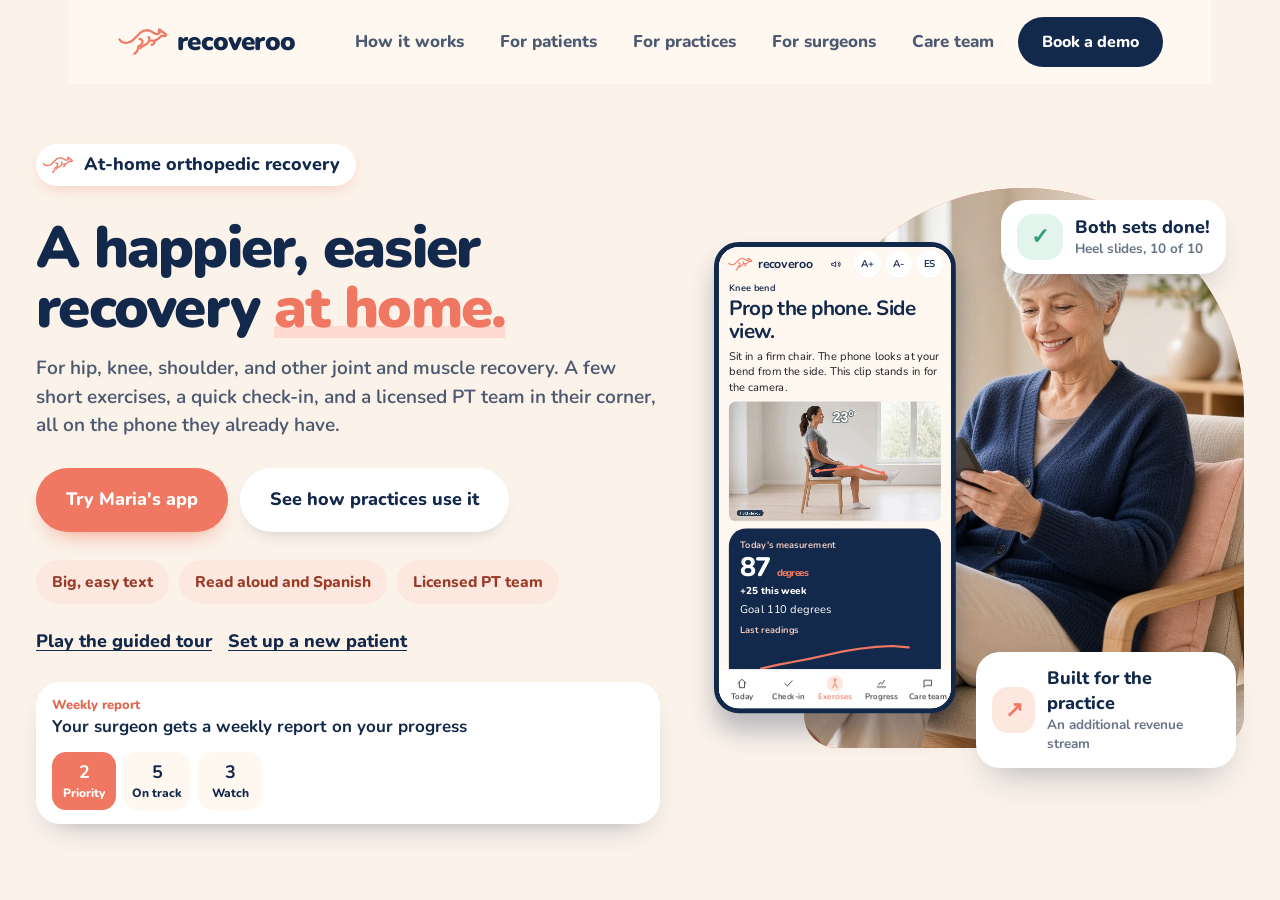
<file: index.html>
<!doctype html>
<html lang="en">
  <head>
    <meta charset="UTF-8">
    <link rel="icon" href="./favicon.ico?v=4" sizes="any">
    <link rel="icon" type="image/svg+xml" href="./favicon.svg?v=4">
    <link rel="icon" type="image/png" sizes="32x32" href="./favicon-32.png?v=4">
    <link rel="icon" type="image/png" sizes="16x16" href="./favicon-16.png?v=4">
    <link rel="apple-touch-icon" href="./apple-touch-icon.png?v=4">
    <link rel="manifest" href="./site.webmanifest?v=4">
    <link rel="preconnect" href="https://fonts.googleapis.com">
    <link rel="preconnect" href="https://fonts.gstatic.com" crossorigin>
    <link href="https://fonts.googleapis.com/css2?family=Nunito:wght@600;700;800;900&display=swap" rel="stylesheet">
    <meta name="viewport" content="width=device-width, initial-scale=1, viewport-fit=cover">
    <meta name="theme-color" content="#FBF3EA">
    <meta name="description" content="Recoveroo demo. At-home recovery on your phone. Your care team reviews your progress. Fictional sample.">
    <title>Recoveroo</title>
    <link rel="stylesheet" href="./css/app.css">
  </head>
  <body>
    <div class="page">
      <header class="landing-bar" id="landing-bar" hidden></header>
      <div class="stage">
        <div class="landing-copy" id="landing-copy" hidden></div>
        <aside class="aside">
          <img src="./logo.svg" width="90" height="48" alt="">
          <h2 id="aside-title">Recoveroo</h2>
          <p id="aside-copy">At-home recovery on the phone they already have. For hip, knee, shoulder, and other joint and muscle recovery.</p>
        </aside>
        <div class="device" id="device">
          <div id="app" class="app"></div>
        </div>
        <div class="warm-art" id="warm-art" hidden>
          <div class="warm-blob"><img src="./assets/hero-home.jpg" alt=""></div>
          <div class="warm-phone">
            <div class="device">
              <iframe title="Knee bend check" data-src="./index.html?frame=1#/bend" allow="autoplay"></iframe>
            </div>
          </div>
          <div class="bubble bubble-done" id="bubble-done"><i>✓</i><div>Both sets done!<small>Heel slides, 10 of 10</small></div></div>
          <div class="bubble bubble-rev" id="bubble-rev"><i>↗</i><div>Built for the practice<small>An additional revenue stream</small></div></div>
        </div>
      </div>
    </div>
    <script type="module" src="./js/main.js"></script>
  </body>
</html>
</file>
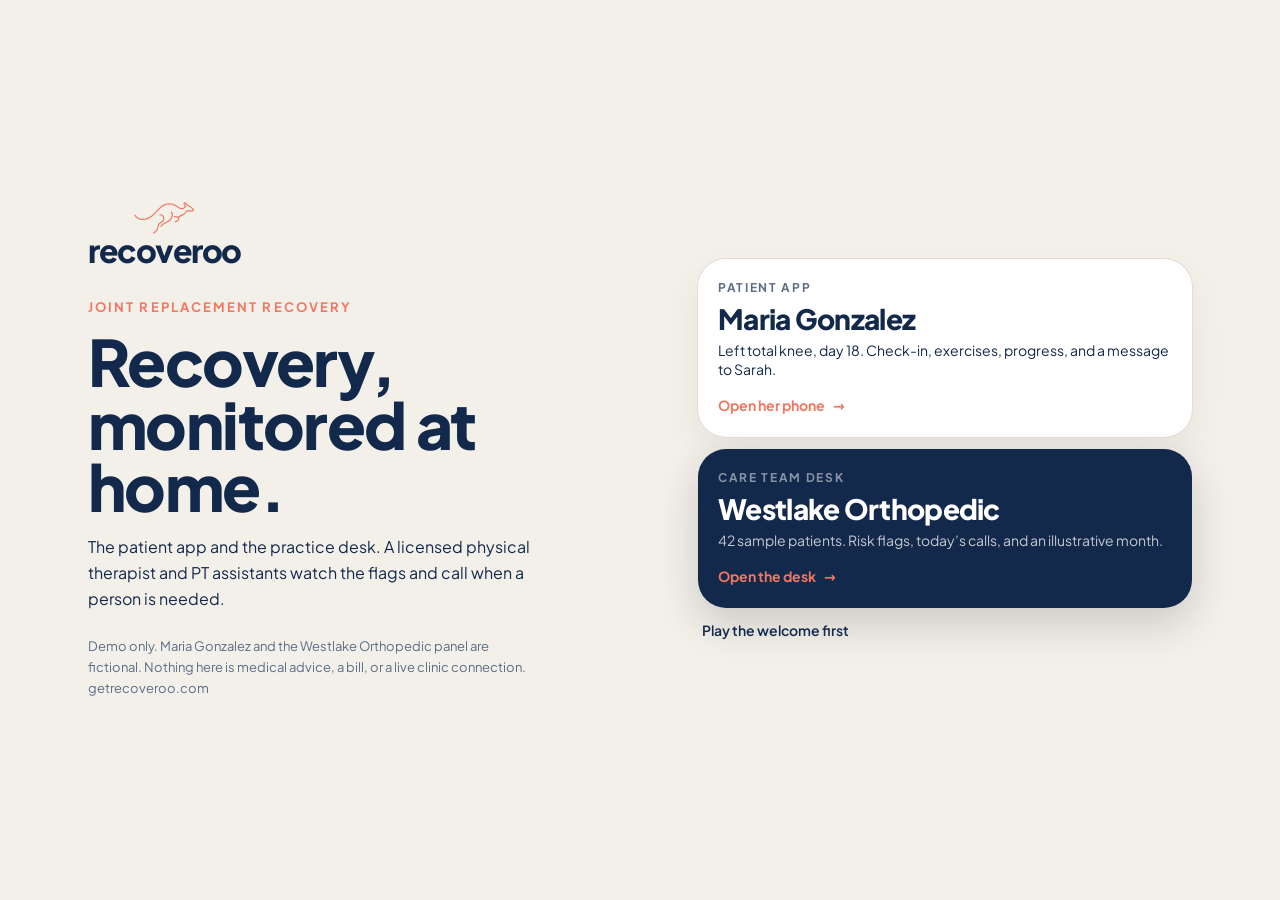
<file: old-files/prototype-before-nov21/index.html>
<!doctype html>
<html lang="en">
  <head>
    <meta charset="UTF-8" />
    <link rel="icon" type="image/svg+xml" href="./favicon.svg?v=3" />
    <meta name="viewport" content="width=device-width, initial-scale=1, viewport-fit=cover" />
    <meta name="theme-color" content="#F3F0EA" />
    <meta name="apple-mobile-web-app-capable" content="yes" />
    <meta name="apple-mobile-web-app-status-bar-style" content="default" />
    <meta name="description" content="Recoveroo demo. At-home recovery monitoring for knee and hip replacement, with a patient app and a care team desk. Fictional data. getrecoveroo.com" />
    <title>Recoveroo</title>
    <script type="module" crossorigin src="./assets/index-B9_gjGdt.js"></script>
    <link rel="stylesheet" crossorigin href="./assets/index-CQrsEYfo.css">
  </head>
  <body>
    <div id="root"></div>
  </body>
</html>
</file>
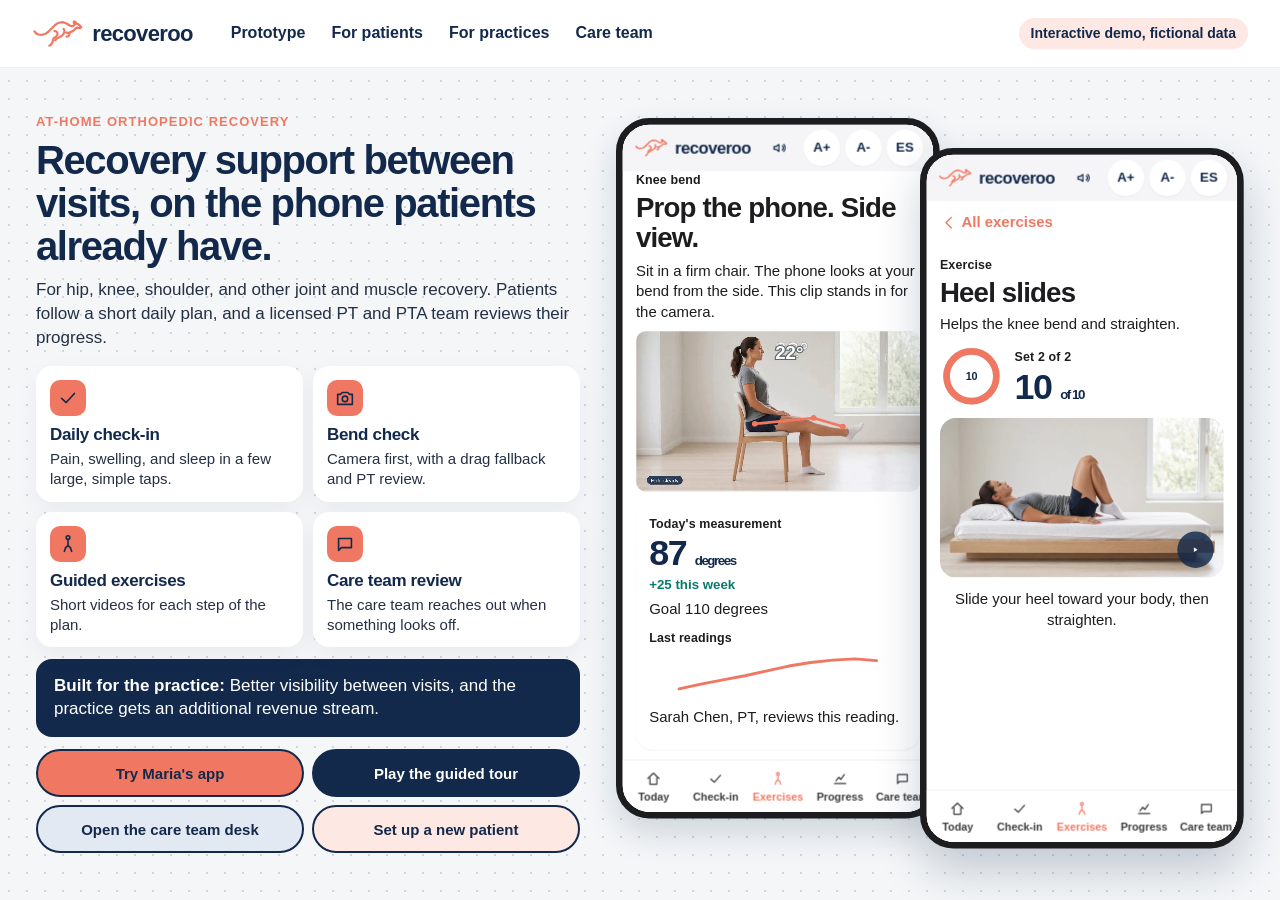
<file: old-files/prototype-before-warm/index.html>
<!doctype html>
<html lang="en">
  <head>
    <meta charset="UTF-8">
    <link rel="icon" href="./favicon.ico?v=3" sizes="any">
    <link rel="icon" type="image/svg+xml" href="./favicon.svg?v=3">
    <link rel="icon" type="image/png" sizes="32x32" href="./favicon-32.png?v=3">
    <link rel="icon" type="image/png" sizes="16x16" href="./favicon-16.png?v=3">
    <link rel="apple-touch-icon" href="./apple-touch-icon.png?v=3">
    <link rel="manifest" href="./site.webmanifest?v=3">
    <meta name="viewport" content="width=device-width, initial-scale=1, viewport-fit=cover">
    <meta name="theme-color" content="#F5F5F7">
    <meta name="description" content="Recoveroo demo. At-home recovery on your phone. Your care team reviews your progress. Fictional sample.">
    <title>Recoveroo</title>
    <link rel="stylesheet" href="./css/app.css">
  </head>
  <body>
    <div class="page">
      <header class="landing-bar" id="landing-bar" hidden></header>
      <div class="stage">
        <div class="landing-copy" id="landing-copy" hidden></div>
        <aside class="aside">
          <img src="./logo.svg" width="90" height="48" alt="">
          <h2 id="aside-title">Recoveroo</h2>
          <p id="aside-copy">At-home recovery on the phone they already have. For hip, knee, shoulder, and other joint and muscle recovery.</p>
        </aside>
        <div class="device" id="device">
          <div id="app" class="app"></div>
        </div>
        <div class="hero-phones" id="hero-phones" hidden>
          <div class="hero-phone is-bend">
            <div class="device">
              <iframe title="Knee bend check" data-src="./index.html?frame=1#/bend" allow="autoplay"></iframe>
            </div>
          </div>
          <div class="hero-phone is-move">
            <div class="device">
              <iframe title="Guided exercise" data-src="./index.html?frame=1#/exercise/heel-slides" allow="autoplay"></iframe>
            </div>
          </div>
        </div>
      </div>
    </div>
    <script type="module" src="./js/main.js"></script>
  </body>
</html>
</file>
<file: css/app.css>
:root {
  --navy: #13294b;
  --ink: #1d1d1f;
  --blue: #f07862;
  --accent: #f07862;
  --teal: #087a6a;
  --teal-bright: #5eead4;
  --amber: #c2410c;
  --amber-bright: #ffb020;
  --red: #b42318;
  --bg: #fff8f1;
  --card: #ffffff;
  --cream: #fbf3ea;
  --blush: #fde8e0;
  --ink-soft: #4e5a70;
  --line: rgba(19, 41, 75, 0.08);
  --text: 18px;
  color-scheme: light;
}

* { box-sizing: border-box; }
html, body { margin: 0; height: 100%; }
h1:focus { outline: none; }
body {
  font-family: Nunito, -apple-system, BlinkMacSystemFont, "Segoe UI", sans-serif;
  color: var(--navy);
  background: var(--cream);
  font-size: var(--text);
  line-height: 1.4;
  -webkit-font-smoothing: antialiased;
}
button, input, textarea { font: inherit; color: inherit; }
button { cursor: pointer; }
img { display: block; }
h1, h2, p { overflow-wrap: anywhere; }
h1 {
  font-size: calc(var(--text) * 1.85);
  font-weight: 700;
  line-height: 1.12;
  letter-spacing: -0.03em;
  margin: 0 0 8px;
}
h2 {
  font-size: calc(var(--text) * 1.15);
  font-weight: 700;
  line-height: 1.25;
  letter-spacing: -0.02em;
  margin: 22px 4px 8px;
}
p { margin: 0 0 10px; }

.page { height: 100dvh; }
.stage { display: contents; }
.aside { display: none; }
.device { height: 100%; background: var(--bg); }
.app { height: 100%; min-height: 0; }
.screen {
  height: 100%;
  min-height: 0;
  display: flex;
  flex-direction: column;
  background: var(--bg);
  overflow: hidden;
  position: relative;
}
.scroll { flex: 1; min-height: 0; overflow: auto; padding: 0 16px 40px; }

.tools {
  display: flex;
  flex-wrap: nowrap;
  gap: 8px;
  align-items: center;
  justify-content: space-between;
  padding: 6px 12px 6px 14px;
  background: transparent;
}
.brand, .tool, .btn, .choice, .task, .back, .chip, .text-link, .info-row, .patient {
  min-height: 48px;
}
.brand {
  display: inline-flex;
  flex-direction: row;
  align-items: center;
  gap: 8px;
  min-height: 44px;
  border: 0;
  background: transparent;
  padding: 0;
  color: var(--navy);
}
.brand img { width: auto; height: 22px; background: transparent; }
.brand span {
  font-size: 20px;
  font-weight: 700;
  letter-spacing: -0.03em;
  line-height: 1;
  text-transform: lowercase;
}
.tool-row, .demo-row, .split, .filters { display: flex; flex-wrap: wrap; gap: 8px; }
.tool-row { flex-wrap: nowrap; gap: 6px; }
.tool, .chip {
  display: inline-flex;
  align-items: center;
  justify-content: center;
  gap: 4px;
  min-width: 44px;
  min-height: 44px;
  padding: 6px 10px;
  border-radius: 980px;
  border: 0;
  background: #fff;
  color: var(--navy);
  font-weight: 650;
  font-size: 16px;
  box-shadow: 0 1px 2px rgba(0, 0, 0, 0.06);
}
.tool[data-action="speak"] { background: transparent; color: var(--navy); box-shadow: none; }
.chip[aria-pressed="true"] { background: var(--navy); color: #fff; }
.dock-primary {
  padding: 8px 16px 10px;
  background: #fff8f1;
}
.scroll-cue {
  display: flex;
  align-items: center;
  justify-content: center;
  gap: 8px;
  width: 100%;
  min-height: 52px;
  margin: 0;
  border: 0;
  border-radius: 0;
  background: #fff;
  color: var(--navy);
  font-weight: 700;
}
.scroll-cue[hidden] { display: none; }
.dock-primary:has(.scroll-cue) {
  padding: 0;
  background: #fff;
  border-top: 1px solid var(--line);
}
.feel-block { margin: 4px 0 8px; }
.feel-block .choice { min-height: 52px; }
.nav {
  display: grid;
  grid-template-columns: repeat(5, 1fr);
  background: rgba(255, 255, 255, 0.94);
  backdrop-filter: blur(18px);
  border-top: 1px solid var(--line);
}
body.clinic .nav { grid-template-columns: repeat(3, 1fr); }
.nav button {
  min-height: 62px;
  border: 0;
  background: transparent;
  color: #3a3a3c;
  display: flex;
  flex-direction: column;
  align-items: center;
  justify-content: center;
  gap: 2px;
  font-weight: 600;
  padding: 6px 2px 8px;
}
.nav button span {
  font-size: max(13px, calc(var(--text) * 0.72));
  line-height: 1.1;
  text-align: center;
}
.nav button[aria-current="page"] { color: var(--accent); }
.nav button[aria-current="page"] .ico {
  background: var(--blush);
  color: var(--accent);
  border-radius: 12px;
}
.ico { width: 26px; height: 26px; padding: 3px; }

.btn {
  width: 100%;
  min-height: 52px;
  border-radius: 980px;
  border: 2px solid #13294B;
  padding: 14px 18px;
  font-weight: 700;
  text-align: center;
}
.btn-primary, .btn-coral { background: var(--accent); color: #fff; border-color: transparent; box-shadow: 0 12px 24px -14px rgba(240, 120, 98, 0.9); }
.btn-secondary { background: #fff; color: var(--navy); border-color: transparent; box-shadow: 0 8px 18px -12px rgba(19, 41, 75, 0.35); }
.btn-desk { background: #13294b; color: #fff; border-color: transparent; }
.btn-setup { background: var(--blush); color: var(--navy); border-color: transparent; }
.welcome-actions .btn-desk { margin-top: 8px; }
.btn-navy { background: var(--navy); color: #fff; }
.btn-danger { background: var(--red); color: #fff; }
.split .btn { width: auto; flex: 1; }
.stack { display: flex; flex-direction: column; gap: 10px; }
.top-gap { margin-top: 12px; }

.hero-card {
  border-radius: 22px;
  padding: 22px 20px;
  margin: 8px 0 16px;
}
.hero-card.bleed {
  margin: 0 -16px 18px;
  border-radius: 0 0 28px 28px;
  padding: 18px 20px 22px;
}
.hero-navy { background: var(--navy); color: #fff; }
.hero-blue { background: var(--blue); color: #fff; }
.hero-teal { background: var(--teal); color: #fff; }
.hero-card h1, .hero-card p, .hero-card .kicker { color: inherit; }
.hero-split { display: flex; align-items: center; justify-content: space-between; gap: 12px; }
.hero-copy { min-width: 0; }
.ring-row { display: flex; justify-content: space-between; gap: 8px; margin-top: 16px; }
.pill {
  display: inline-flex;
  align-items: center;
  min-height: 32px;
  margin: 8px 0 0;
  padding: 4px 12px;
  border-radius: 980px;
  font-weight: 700;
  background: rgba(255, 255, 255, 0.16);
}
.pill-ok { background: var(--teal); color: #fff; }
.pill-watch { background: var(--amber); color: #fff; }
.pill-high { background: var(--red); color: #fff; }
.hero-blue .pill-ok, .hero-blue .pill-watch, .hero-blue .pill-high { color: #fff; }

.ring {
  position: relative;
  width: 76px;
  height: 76px;
  flex: 0 0 76px;
  color: inherit;
}
.ring svg { width: 76px; height: 76px; display: block; }
.ring-track { fill: none; stroke: currentColor; stroke-opacity: 0.22; stroke-width: 8; }
.ring-value { fill: none; stroke-width: 8; stroke-linecap: round; transform: rotate(-90deg); transform-origin: 50% 50%; }
.ring strong {
  position: absolute;
  inset: 0;
  display: grid;
  place-items: center;
  font-size: 13px;
  font-weight: 700;
  letter-spacing: -0.03em;
}

.kicker, .section-label, .progress-label, .demo-kicker {
  font-weight: 650;
  font-size: 15px;
  margin: 0 0 4px;
  letter-spacing: 0.01em;
}
.lede { font-size: var(--text); line-height: 1.4; color: var(--ink); }
.fine { color: var(--ink); font-size: var(--text); margin-top: 14px; }
.center { text-align: center; }
.page-head { margin: 18px 0 12px; }

.group {
  background: var(--card);
  border-radius: 18px;
  overflow: hidden;
  margin: 12px 0;
  box-shadow: 0 1px 2px rgba(0, 0, 0, 0.04);
}
.choice, .task, .info-row, .patient {
  width: 100%;
  text-align: left;
  background: var(--card);
  border: 0;
  border-radius: 18px;
  padding: 14px 16px;
  font-weight: 650;
  color: var(--ink);
}
.group .choice, .group .task, .group .info-row, .group .patient {
  border-radius: 0;
  border-bottom: 1px solid var(--line);
  box-shadow: none;
}
.group .choice:last-child, .group .task:last-child, .group .info-row:last-child, .group .patient:last-child { border-bottom: 0; }
.choice[aria-pressed="true"] { background: var(--accent); color: #fff; }
.choice em, .task em, .info-row em, .patient em {
  display: block;
  font-style: normal;
  font-weight: 500;
  margin-top: 2px;
  color: #3a3a3c;
}
.choice[aria-pressed="true"] em { color: #fff; }
.task, .info-row, .patient, .person { display: flex; align-items: center; gap: 12px; }
.task::after, .info-row::after, .patient::after {
  content: "";
  width: 8px;
  height: 8px;
  margin-left: auto;
  border-right: 2px solid #8e8e93;
  border-top: 2px solid #8e8e93;
  transform: rotate(45deg);
  flex: 0 0 8px;
}
.task .n, .info-row .n, .avatar {
  width: 40px;
  height: 40px;
  flex: 0 0 40px;
  border-radius: 12px;
  display: grid;
  place-items: center;
  background: var(--blue);
  color: var(--navy);
  font-weight: 700;
}
.n.tone-blue { background: var(--blue); color: #fff; }
.n.tone-teal, .task.is-done .n { background: var(--teal); color: #fff; }
.n.tone-amber { background: var(--amber); color: #fff; }
.n.tone-navy { background: var(--navy); color: #fff; }
.avatar { background: var(--navy); color: #fff; border-radius: 50%; }
.task.static { cursor: default; }
.task.static::after { display: none; }
.back {
  display: inline-flex;
  align-items: center;
  gap: 4px;
  min-height: 44px;
  border: 0;
  background: transparent;
  color: var(--blue);
  font-weight: 600;
  padding: 8px 0;
  margin-top: 4px;
}
.back .ico { color: var(--blue); width: 22px; height: 22px; padding: 0; }
.text-link {
  display: flex;
  align-items: center;
  width: 100%;
  min-height: 48px;
  margin-top: 8px;
  border: 0;
  background: transparent;
  color: var(--navy);
  font-weight: 650;
  text-align: left;
}
.status, .banner, .lock, .letter, .card {
  border-radius: 18px;
  padding: 14px 16px;
  background: var(--card);
  margin: 12px 0;
}
.status { font-weight: 700; }
.status-ok { background: var(--teal); color: #fff; }
.status-watch { background: var(--amber); color: #fff; }
.status-high { background: var(--red); color: #fff; }
.banner, .lock { background: #fff; color: var(--navy); }
.letter h2 { margin-top: 0; }
.plain { margin: 8px 0 12px; padding-left: 20px; }
.plain li { margin: 10px 0; }
.field { display: block; font-weight: 650; margin: 14px 0; }
.field input, .field textarea {
  display: block;
  width: 100%;
  margin-top: 8px;
  min-height: 52px;
  border-radius: 14px;
  border: 0;
  background: #fff;
  padding: 12px 14px;
  box-shadow: 0 1px 2px rgba(0, 0, 0, 0.06);
}
.field textarea { min-height: 96px; }
.bar { height: 6px; background: rgba(19, 41, 75, 0.12); border-radius: 99px; overflow: hidden; margin: 8px 0 16px; }
.bar span { display: block; height: 100%; background: var(--blue); }
.pain-grid { display: grid; grid-template-columns: repeat(3, 1fr); gap: 8px; }
.pain-grid .choice { min-height: 64px; text-align: center; border-radius: 16px; }
.count { display: flex; align-items: baseline; gap: 8px; margin: 12px 0; color: var(--navy); }
.count strong { font-size: calc(var(--text) * 3.2); line-height: 0.95; letter-spacing: -0.04em; color: var(--blue); }
.stage-video, .guide, .chart { width: 100%; height: auto; }
.stage-video { background: #fff; border-radius: 20px; padding: 8px; margin-bottom: 8px; }
.stage-video svg { width: 100%; height: auto; }
.stage-video.has-clip {
  position: relative;
  padding: 0;
  overflow: hidden;
  background: #F4F7FB;
}
.stage-video .ex-clip {
  display: block;
  width: 100%;
  height: auto;
  background: #F4F7FB;
}
.vid-toggle {
  position: absolute;
  right: 12px;
  bottom: 12px;
  width: 44px;
  height: 44px;
  padding: 0;
  border: 0;
  border-radius: 50%;
  background: rgba(19, 41, 75, 0.82);
  color: #fff;
  display: grid;
  place-items: center;
}
.vid-toggle .ico { width: 18px; height: 18px; }
.vid-toggle:focus-visible {
  outline: 3px solid var(--blue);
  outline-offset: 2px;
}
.anim { transform-box: view-box; }
.is-playing .anim-heel { animation: heel 1.6s ease-in-out infinite; }
.is-playing .anim-foot { animation: foot 1.1s ease-in-out infinite; }
.is-playing .anim-arm { animation: arm 1.6s ease-in-out infinite; }
.is-playing .anim-elbow { animation: elbow 1.5s ease-in-out infinite; }
.is-playing .anim-gentle { animation: gentle 1.6s ease-in-out infinite; }
.is-playing .anim-rise { animation: rise 1.6s ease-in-out infinite; }
.is-playing .anim-breath { animation: breath 1.6s ease-in-out infinite; }
@keyframes heel { 50% { transform: rotate(-28deg); } }
@keyframes foot { 50% { transform: rotate(28deg); } }
@keyframes arm { 50% { transform: rotate(22deg); } }
@keyframes elbow { 50% { transform: rotate(70deg); } }
@keyframes gentle { 50% { transform: rotate(-18deg); } }
@keyframes rise { 50% { transform: translateY(-16px); } }
@keyframes breath { 50% { transform: scale(1.08); } }
.vid-bg { fill: #fff5f3; }
.fig, .limb { fill: none; stroke: var(--navy); stroke-width: 2.5; stroke-linecap: round; stroke-linejoin: round; }
.stage-video.is-playing .limb { transform-box: fill-box; transform-origin: 0% 0%; animation: swing 1.3s ease-in-out infinite; }
@keyframes swing { 50% { transform: rotate(-26deg); } }
.guide { margin: 8px 0; background: #fff; border-radius: 20px; }
.finder { text-align: center; }
.finder-frame { position: relative; border-radius: 24px; padding: 12px; background: var(--navy); color: #fff; }
.finder-frame.camera-sim { overflow: hidden; min-height: 220px; }
.finder-frame.camera-sim.has-clip {
  padding: 0;
  background: #13294b url("assets/videos/rom-knee-bend.jpg") center / cover no-repeat;
}
.camera-sim .rom-poster,
.camera-sim .rom-clip,
.camera-sim > svg { display: block; width: 100%; height: auto; }
.camera-sim .rom-poster[hidden] { display: none; }
.camera-sim .rom-poster {
  position: absolute;
  inset: 0;
  width: 100%;
  height: 100%;
  object-fit: cover;
}
.camera-sim .rom-clip {
  position: relative;
  z-index: 1;
  min-height: 220px;
  object-fit: cover;
  background: transparent;
}
.camera-sim .rom-clip.is-missing { display: none; }
.rom-overlay {
  position: absolute;
  inset: 0;
  width: 100%;
  height: 100%;
  z-index: 2;
  pointer-events: none;
}
.live-deg {
  margin: 8px 0 4px;
  font-weight: 700;
  font-size: calc(var(--text) * 2.4);
  letter-spacing: -0.04em;
  line-height: 1;
  color: var(--navy);
  text-align: center;
}
.live-deg small { font-size: 0.42em; font-weight: 650; letter-spacing: 0; margin-left: 4px; }
.live-deg.on-dark {
  position: absolute;
  z-index: 2;
  left: 12px;
  right: 12px;
  bottom: 12px;
  margin: 0;
  color: #fff;
  text-shadow: 0 2px 10px rgba(0, 0, 0, 0.55);
  background: rgba(19, 41, 75, 0.62);
  border-radius: 16px;
  padding: 8px 12px;
}
.nudge { display: grid; grid-template-columns: 1fr 1fr; gap: 8px; margin: 8px 0 12px; }
.bend-svg { width: 100%; height: auto; touch-action: none; cursor: grab; border-radius: 20px; }
.finder-hint {
  position: absolute;
  left: 16px;
  right: 16px;
  bottom: 16px;
  background: var(--blue);
  color: #fff;
  border-radius: 980px;
  padding: 8px 12px;
  font-weight: 700;
}
.chart { background: #fff; border-radius: 16px; }
.legend { display: flex; gap: 10px; align-items: center; flex-wrap: wrap; font-weight: 650; }
.swatch { width: 14px; height: 14px; border-radius: 99px; display: inline-block; }
.swatch.navy { background: var(--navy); }
.swatch.blue { background: var(--blue); }
.swatch.coral { background: #f07862; }
.badges { display: flex; flex-direction: column; gap: 8px; }
.badge {
  display: flex;
  align-items: center;
  gap: 12px;
  background: #fff;
  border-radius: 18px;
  padding: 10px 14px;
}
.badge .ring { width: 52px; height: 52px; flex-basis: 52px; color: #8e8e93; }
.badge .ring svg { width: 52px; height: 52px; }
.badge .ring strong { display: none; }
.badge.is-on .ring { color: var(--teal); }
.badge em { display: block; font-style: normal; font-weight: 500; color: #3a3a3c; }
.thread { display: flex; flex-direction: column; gap: 8px; margin: 8px 0 12px; }
.bubble { max-width: 88%; background: #fff; border-radius: 18px; padding: 12px 14px; }
.bubble.mine { align-self: flex-end; background: var(--navy); color: #fff; }
.bubble span { display: block; font-weight: 600; margin-top: 6px; font-size: 15px; opacity: 0.8; }
.prose p { margin-bottom: 14px; }
.call, .visit { text-align: center; padding-top: 12px; }
.avatar.xl {
  width: 88px;
  height: 88px;
  margin: 18px auto;
  font-size: calc(var(--text) * 1.3);
  background: var(--blue);
  color: #fff;
}
.big-num { font-size: calc(var(--text) * 2.2); font-weight: 700; letter-spacing: -0.04em; margin: 8px 0; color: var(--navy); }
.visit { background: var(--navy); color: #fff; border-radius: 22px; padding: 24px 16px; margin: 12px 0; }
.visit .avatar { background: var(--blue); color: #fff; }
.person { background: #fff; border-radius: 18px; padding: 12px; margin-bottom: 8px; }
.person em { display: block; font-style: normal; font-weight: 500; color: #3a3a3c; }
.level-dot { width: 12px; height: 12px; border-radius: 50%; background: var(--teal); flex: 0 0 12px; }
.level-high .level-dot { background: var(--red); }
.level-watch .level-dot { background: var(--amber); }
.filters { margin: 4px 0 8px; }
.alert-screen {
  background: var(--red);
  color: #fff;
  margin: 0 -16px;
  padding: 20px 20px 8px;
  border-radius: 0 0 28px 28px;
}
.alert-screen h1, .alert-screen p, .alert-screen .kicker, .alert-screen .lede, .alert-screen .fine { color: #fff; }
.alert-screen .banner { background: rgba(255, 255, 255, 0.16); color: #fff; }
.alert-screen .big-num { color: #fff; }
.toast {
  position: absolute;
  left: 16px;
  right: 16px;
  bottom: 12px;
  background: var(--navy);
  color: #fff;
  border-radius: 16px;
  padding: 12px 14px;
  font-weight: 650;
  z-index: 20;
}
.celebrate {
  position: absolute;
  inset: 0;
  background: rgba(19, 41, 75, 0.55);
  display: flex;
  align-items: center;
  justify-content: center;
  padding: 20px;
  z-index: 30;
}
.celebrate-card {
  position: relative;
  z-index: 2;
  width: min(100%, 340px);
  background: #fff;
  color: var(--navy);
  border-radius: 24px;
  padding: 22px 18px;
}
.confetti { pointer-events: none; position: absolute; inset: 0; overflow: hidden; }
.confetti i {
  position: absolute;
  top: -12px;
  width: 8px;
  height: 14px;
  border-radius: 2px;
  animation: fall 1.3s ease-in forwards;
}
@keyframes fall { to { transform: translateY(110vh) rotate(160deg); opacity: 0; } }
.demo { background: var(--navy); color: #fff; padding: 12px 14px 14px; }
.demo .btn-primary { background: var(--blue); color: #fff; border-color: #fff; }
.demo .btn-secondary, .demo .tool { background: transparent; color: #fff; box-shadow: none; border: 2px solid rgba(255, 255, 255, 0.85); }
.demo-row { margin-top: 8px; }
.demo-row .btn { width: auto; flex: 1; }
button { transition: transform 0.15s ease, opacity 0.15s ease; }
button:active { transform: scale(0.98); }

:focus-visible { outline: 3px solid var(--navy); outline-offset: 3px; }
@media (min-width: 860px) {
  body { background: #e8e8ed; }
  .page { min-height: 100dvh; display: flex; align-items: center; justify-content: center; padding: 24px; }
  .device {
    width: 390px;
    height: min(844px, calc(100dvh - 48px));
    min-height: 0;
    border: 8px solid #1d1d1f;
    border-radius: 40px;
    overflow: hidden;
    box-shadow: 0 24px 70px rgba(0, 0, 0, 0.18);
  }
  .app, .screen { min-height: 0; height: 100%; }
  body.clinic .device { width: min(760px, calc(100vw - 48px)); }
}
@media (min-width: 1100px) {
  .aside { display: block; width: 260px; color: var(--navy); margin-right: 36px; }
  .aside img { width: auto; height: 48px; border-radius: 0; margin: 0 0 10px; background: transparent; }
  .aside h2 { font-size: 40px; margin: 0 0 8px; letter-spacing: -0.03em; }
  .aside p { font-size: 20px; line-height: 1.35; }
  body.clinic .device { width: min(760px, calc(100vw - 380px)); }
}
.stats { display: grid; grid-template-columns: repeat(3, 1fr); gap: 8px; margin: 4px 0 8px; }
.stats article { background: #f4f6f8; border-radius: 16px; padding: 12px 10px; }
.stats strong { display: block; font-size: 1.45rem; letter-spacing: -0.03em; color: var(--navy); }
.stats span { font-weight: 650; font-size: 14px; }
.day-ring { text-align: center; color: #fff; font-size: 13px; font-weight: 700; }
.day-ring .ring { width: 92px; height: 92px; flex-basis: 92px; }
.day-ring .ring svg { width: 92px; height: 92px; }
.hero-navy .ring strong { color: #fff; }
.start-pill {
  margin-left: auto;
  background: #f07862;
  color: #13294b;
  border-radius: 999px;
  padding: 8px 14px;
  font-weight: 800;
}
.task.has-pill::after { display: none; }
.call-card, .result-sheet {
  background: #fff;
  border-radius: 20px;
  padding: 16px;
  margin: 12px 0 18px;
  box-shadow: 0 1px 2px rgba(0, 0, 0, 0.06);
}
.call-card h2, .result-sheet h2 { margin-top: 0; }
.measure { margin: 0; font-size: 2.7rem; font-weight: 800; letter-spacing: -0.04em; color: var(--navy); line-height: 1; }
.measure small, .delta { font-size: 1rem; font-weight: 800; }
.delta { color: #087a6a; margin: 6px 0; }
.sheet-actions { margin: 12px 0; }
.spark { width: 100%; height: 56px; display: block; }
.saved-note { background: #e7f6f2; color: #13294b; border-radius: 12px; padding: 10px 12px; font-weight: 700; }
.rep-hero { display: flex; align-items: center; gap: 14px; margin: 4px 0 12px; }
.rep-hero .ring strong { color: var(--navy); }
.seg { display: flex; flex-wrap: wrap; gap: 8px; margin: 8px 0 4px; }
.seg .choice {
  width: auto;
  flex: 1 1 72px;
  text-align: center;
  border-radius: 14px;
  background: #fff;
  border: 1px solid rgba(19, 41, 75, 0.14);
  box-shadow: none;
}
.seg .choice[aria-pressed="true"] { background: #f07862; color: #fff; border-color: #f07862; }
.sheet-block { display: block; margin: 16px 0; font-weight: 750; }
.sheet-block h2 { margin: 0 0 6px; }
.pain-read { display: block; font-size: 2rem; color: var(--navy); }
.range-ends { display: flex; justify-content: space-between; font-weight: 700; }
input[type="range"] { width: 100%; accent-color: #f07862; height: 36px; }
.yn { display: flex; align-items: center; justify-content: space-between; gap: 8px; padding: 8px 0; border-bottom: 1px solid var(--line); }
.yn .seg { margin: 0; }
.yn .choice { flex: 0 0 auto; min-width: 72px; }
.bars { height: 120px; display: flex; align-items: flex-end; gap: 6px; margin-top: 8px; }
.bars span { flex: 1; background: #f07862; border-radius: 8px 8px 2px 2px; }
.finder-frame.camera-sim.has-clip {
  padding: 0;
  min-height: 0;
  background: #f3f1ee;
  overflow: visible;
  border-radius: 12px;
}
.camera-sim.has-clip .rom-clip,
.camera-sim.has-clip .rom-poster {
  border-radius: 12px;
  object-fit: contain;
  background: #f3f1ee;
}
.camera-sim.has-clip .rom-clip { min-height: 0; height: auto; }
.camera-sim.has-clip .rom-poster { height: 100%; }
.screen.is-desk {
  display: grid;
  grid-template-columns: 232px minmax(0, 1fr);
  background: var(--cream);
}
.desk-nav {
  background: #fff;
  color: var(--navy);
  display: flex;
  flex-direction: column;
  padding: 18px 12px 16px;
  min-height: 0;
}
.brand-on-navy, .brand-on-navy span { color: var(--navy); }
.brand-on-navy img { filter: none; }
.desk-nav nav { display: flex; flex-direction: column; gap: 4px; margin-top: 22px; }
.desk-nav nav button, .desk-phone {
  text-align: left;
  background: transparent;
  color: #4e5a70;
  border: 0;
  border-radius: 999px;
  min-height: 48px;
  padding: 8px 12px;
  font-weight: 800;
}
.desk-nav nav button[aria-current="page"] { background: #f07862; color: #fff; }
.desk-phone { margin-top: auto; background: #13294b; color: #fff; border-radius: 999px; text-align: center; }
@media (max-width: 800px) {
  .screen.is-desk { grid-template-columns: 1fr; grid-template-rows: auto minmax(0, 1fr); }
  .desk-nav { flex-direction: row; flex-wrap: wrap; align-items: center; gap: 8px; padding: 12px; }
  .desk-nav nav { flex-direction: row; flex-wrap: wrap; margin-top: 0; }
  .desk-phone { margin-top: 0; width: auto; }
  .screen.is-desk .scroll { padding: 16px 12px 32px; }
}
.screen.is-desk .scroll { background: var(--cream); padding: 28px 28px 48px; }
.screen.is-desk .dock-primary, .screen.is-desk .nav { display: none; }
.desk-head { display: flex; justify-content: space-between; align-items: flex-end; gap: 16px; margin-bottom: 16px; }
.desk-head h1 { margin-bottom: 0; }
.desk-head .btn { width: auto; min-width: 180px; }
.desk-stats { display: grid; grid-template-columns: repeat(5, minmax(0, 1fr)); gap: 10px; margin-bottom: 14px; }
.desk-stats article { background: #fff; border-radius: 24px; padding: 16px 18px; }
.desk-stats article:nth-child(1) { background: #f07862; color: #fff; }
.desk-stats article:nth-child(1) strong,
.desk-stats article:nth-child(1) span { color: #fff; }
.desk-stats article:nth-child(2) { background: #fde8e0; }
.desk-stats strong { display: block; font-size: 1.7rem; color: var(--navy); letter-spacing: -0.03em; }
.table-wrap { overflow: auto; background: #fff; border-radius: 24px; }
.desk-table { width: 100%; border-collapse: collapse; font-size: 15px; }
.desk-table th, .desk-table td { text-align: left; padding: 12px; border-bottom: 1px solid rgba(0, 0, 0, 0.06); vertical-align: top; }
.desk-table tbody tr { cursor: pointer; }
.desk-table tbody tr:hover { background: #fff7f5; }
.risk { display: inline-flex; align-items: center; min-height: 28px; border-radius: 999px; padding: 2px 10px; font-weight: 800; }
.risk-high { background: #f07862; color: #fff; }
.risk-watch { background: #ffe2b8; color: #8a4b00; }
.risk-ok { background: #d6f0e6; color: #146b50; }
#tour-cursor {
  position: fixed;
  left: 0;
  top: 0;
  width: 40px;
  height: 40px;
  border-radius: 50%;
  border: 3px solid rgba(240, 120, 98, 0.95);
  background: rgba(240, 120, 98, 0.28);
  box-shadow: 0 0 0 0 rgba(240, 120, 98, 0.35);
  z-index: 80;
  pointer-events: none;
  transition: transform 0.7s ease, box-shadow 0.25s ease;
}
#tour-cursor.is-press { box-shadow: 0 0 0 16px rgba(240, 120, 98, 0.35); }
#tour-caption {
  position: fixed;
  top: 14px;
  left: 50%;
  transform: translateX(-50%);
  margin: 0;
  background: #13294b;
  color: #fff;
  border-radius: 999px;
  padding: 8px 16px;
  font-weight: 750;
  z-index: 81;
}
body.clinic, body.clinic .page { background: var(--cream); }
@media (min-width: 860px) {
  body.clinic .page { display: block; padding: 0; height: 100dvh; }
  body.clinic .aside { display: none; }
  body.clinic .device {
    width: 100%;
    height: 100dvh;
    border: 0;
    border-radius: 0;
    box-shadow: none;
  }
}
@media (prefers-reduced-motion: reduce) {
  *, *::before, *::after { animation: none !important; transition: none !important; }
}

.landing-bar[hidden],
.landing-copy[hidden],
.warm-art[hidden] { display: none !important; }

body.landing {
  background: #fbf3ea;
}
body.landing .page {
  display: flex;
  flex-direction: column;
  height: 100dvh;
  min-height: 0;
  padding: 0;
  overflow: hidden;
  background: #fbf3ea;
}
body.landing .landing-bar {
  display: flex;
  align-items: center;
  gap: 8px;
  min-height: 84px;
  padding: 0 48px;
  background: #fff8f1;
}
body.landing .landing-bar .brand img { height: 28px; }
body.landing .landing-bar .brand span { font-size: 26px; font-weight: 900; }
body.landing .landing-nav {
  display: flex;
  align-items: center;
  gap: 4px;
  margin-left: 36px;
}
body.landing .landing-nav button {
  min-height: 44px;
  padding: 10px 16px;
  border: 0;
  border-radius: 999px;
  background: transparent;
  color: #4e5a70;
  font-weight: 800;
  font-size: 17px;
}
body.landing .landing-nav button[aria-current="true"],
body.landing .landing-nav button:hover { background: #fff; }
body.landing .book-demo {
  margin-left: auto;
  min-height: 50px;
  padding: 0 24px;
  border: 0;
  border-radius: 999px;
  background: #13294b;
  color: #fff;
  font-weight: 800;
  font-size: 16px;
}
body.landing .page { width: 100%; }
body.landing .stage {
  display: grid;
  grid-template-columns: minmax(460px, 1.05fr) minmax(520px, 0.95fr);
  gap: 20px;
  align-items: center;
  flex: 1;
  min-height: 0;
  padding: 12px 36px 28px;
  overflow: auto;
  background: #fbf3ea;
}
body.landing .aside,
body.landing #device,
body.landing .hero-phones { display: none !important; }
body.landing .warm-layout {
  display: grid;
  grid-template-columns: minmax(420px, 640px) minmax(460px, 1fr);
  gap: 24px;
  align-items: center;
  min-height: calc(100dvh - 120px);
}
body.landing .landing-copy { display: block; min-width: 0; }
body.landing .warm-tag {
  display: inline-flex;
  align-items: center;
  gap: 10px;
  min-height: 42px;
  padding: 0 16px 0 6px;
  border-radius: 999px;
  background: #fff;
  font-weight: 800;
  box-shadow: 0 6px 18px -8px rgba(240, 120, 98, 0.5);
}
body.landing .warm-tag img { width: 32px; height: 18px; }
body.landing .landing-copy h1 {
  max-width: 11em;
  margin: 22px 0 16px;
  color: #13294b;
  font-size: 58px;
  line-height: 1.04;
  font-weight: 900;
  letter-spacing: -0.03em;
}
body.landing .landing-copy h1 em {
  font-style: normal;
  color: #f07862;
  background: linear-gradient(#fdd9cf, #fdd9cf) left 86% / 100% 12px no-repeat;
}
body.landing .landing-lede {
  max-width: 34em;
  margin: 0;
  color: #4e5a70;
  font-size: 19px;
  line-height: 1.5;
  font-weight: 650;
}
body.landing .warm-ctas {
  display: flex;
  flex-wrap: wrap;
  gap: 12px;
  margin-top: 28px;
}
body.landing .warm-ctas .btn {
  width: auto;
  min-height: 64px;
  padding: 0 28px;
  font-size: 18px;
  font-weight: 800;
}
body.landing .warm-badges {
  display: flex;
  flex-wrap: wrap;
  gap: 10px;
  margin-top: 28px;
}
body.landing .warm-badges span {
  display: inline-flex;
  align-items: center;
  min-height: 44px;
  padding: 0 16px;
  border-radius: 999px;
  background: #fde8e0;
  color: #9a3b27;
  font-weight: 800;
  font-size: 15.5px;
}
body.landing .warm-more {
  display: flex;
  flex-wrap: wrap;
  gap: 8px 16px;
  margin-top: 16px;
}
body.landing .warm-more button {
  min-height: 44px;
  padding: 0;
  border: 0;
  background: transparent;
  color: #13294b;
  font-weight: 800;
  text-decoration: underline;
  text-underline-offset: 3px;
}
body.landing .warm-art {
  position: relative;
  min-height: 640px;
}
body.landing .warm-blob {
  position: absolute;
  right: 0;
  top: 24px;
  width: 78%;
  height: 560px;
  border-radius: 240px 240px 36px 36px;
  overflow: hidden;
  background: #f07862;
}
body.landing .warm-blob img { width: 100%; height: 100%; object-fit: cover; object-position: center 20%; }
body.landing .warm-phone {
  position: absolute;
  left: 6%;
  top: 78px;
  z-index: 3;
  width: 230px;
  height: 440px;
}
body.landing .warm-phone .device {
  width: 390px;
  height: 760px;
  transform: scale(0.62);
  transform-origin: top left;
  border-color: #13294b;
  box-shadow: 0 30px 40px rgba(19, 41, 75, 0.28);
}
body.landing .warm-phone iframe {
  width: 100%;
  height: 100%;
  border: 0;
  border-radius: 32px;
  background: #fff8f1;
}
body.landing .bubble {
  position: absolute;
  z-index: 4;
  display: flex;
  gap: 12px;
  align-items: center;
  max-width: 260px;
  padding: 14px 16px;
  border-radius: 24px;
  background: #fff;
  box-shadow: 0 18px 36px -16px rgba(19, 41, 75, 0.35);
  font-weight: 800;
}
body.landing .bubble small { display: block; font-weight: 700; font-size: 13.5px; color: #6a7488; }
body.landing .bubble i {
  display: grid;
  place-items: center;
  width: 46px;
  height: 46px;
  border-radius: 16px;
  font-style: normal;
  font-size: 22px;
}
body.landing .bubble-done { right: 18px; top: 36px; }
body.landing .bubble-done i { background: #e2f4ec; color: #2e9e7b; }
body.landing .bubble-rev { right: 8px; bottom: 36px; }
body.landing .bubble-rev i { background: #fde8e0; color: #f07862; }
.meas-card {
  background: #13294b;
  color: #fff;
  border-radius: 28px;
  padding: 16px 18px;
}
.meas-card .kicker, .meas-card .section-label, .meas-card .fine { color: #fdd3c6; }
.meas-card .measure { color: #fff; }
.meas-card .measure small { color: #f07862; }
.meas-card .delta { color: #fff; }

body.frame .scroll { scrollbar-width: none; }
body.frame .scroll::-webkit-scrollbar { width: 0; height: 0; }
body.frame[data-screen="exercise"] .feel-block,
body.frame[data-screen="exercise"] .dock-primary,
body.frame[data-screen="exercise"] .scroll > h2,
body.frame[data-screen="exercise"] .scroll > .group { display: none; }
body.frame[data-screen="bend"] .sheet-actions,
body.frame[data-screen="bend"] .result-sheet > .btn { display: none; }

body.surgeon .tools { display: none; }
body.surgeon .scroll { background: var(--cream); padding: 24px 20px 56px; }
.surg-head { display: flex; justify-content: space-between; align-items: flex-end; gap: 16px; flex-wrap: wrap; margin-bottom: 8px; }
.surg-head h1 { margin-bottom: 0; }
.surg-links { display: flex; gap: 8px; }
.surg-links .btn { width: auto; min-width: 160px; }
.surg-filters { display: flex; flex-direction: column; gap: 8px; margin: 12px 0 16px; }
.surg-counts { display: grid; grid-template-columns: repeat(4, minmax(0, 1fr)); gap: 10px; margin: 12px 0 18px; }
.surg-counts article { background: #fff; border-radius: 20px; padding: 14px; }
.surg-counts strong { display: block; font-size: 1.8rem; color: var(--navy); }
.surg-counts article:nth-child(1) { background: #f07862; color: #fff; }
.surg-counts article:nth-child(1) strong,
.surg-counts article:nth-child(1) span { color: #fff; }
.surg-counts article:nth-child(3) { background: #ffe2b8; color: var(--navy); }
.surg-counts article:nth-child(3) strong,
.surg-counts article:nth-child(3) span { color: var(--navy); }
.surg-counts article:nth-child(4) { background: #fde8e0; }
.report-preview {
  display: flex;
  align-items: center;
  justify-content: space-between;
  flex-wrap: wrap;
  gap: 14px;
  width: 100%;
  max-width: 100%;
  margin-top: 18px;
  padding: 14px 16px;
  border: 0;
  border-radius: 24px;
  background: #fff;
  color: var(--navy);
  text-align: left;
  box-shadow: 0 14px 30px -18px rgba(19, 41, 75, 0.45);
}
.report-preview em { display: block; font-style: normal; font-size: 13px; font-weight: 800; color: #e0654d; }
.report-preview strong { display: block; margin-top: 2px; font-size: 17px; line-height: 1.3; }
.report-mini { display: flex; gap: 8px; flex: none; }
.report-mini i { display: grid; min-width: 64px; padding: 8px; border-radius: 14px; background: #fff8f1; font-style: normal; font-size: 12px; font-weight: 800; text-align: center; }
.report-mini b { display: block; font-size: 18px; }
.report-mini i:first-child { background: #f07862; color: #fff; }
.welcome-actions + .report-preview { margin: 4px 0 12px; }
.pain-trend { font-weight: 800; }
.pain-down { color: #146b50; }
.pain-up { color: #c2410c; }
.pain-flat { color: var(--navy); }
.surg-chart { width: 100%; height: auto; background: #fff; border-radius: 16px; }
.surg-report-list { padding-left: 18px; }
.surg-report-list li { margin: 0 0 8px; }
@media (max-width: 800px) {
  .surg-counts { grid-template-columns: 1fr 1fr; }
  .surg-table thead { display: none; }
  .surg-table tr { display: block; margin: 0 0 12px; background: #fff; border-radius: 18px; padding: 8px 12px; }
  .surg-table td { display: flex; justify-content: space-between; gap: 12px; border: 0; padding: 8px 0; }
  .surg-table td::before { content: attr(data-label); font-weight: 800; color: #4e5a70; }
  .surg-wrap { background: transparent; }
}
@media print {
  body.surgeon .tools,
  body.surgeon .no-print,
  body.surgeon .landing-bar,
  body.surgeon .aside { display: none !important; }
  body.surgeon, body.surgeon .page, body.surgeon .device, body.surgeon .screen, body.surgeon .scroll {
    height: auto !important;
    overflow: visible !important;
    background: #fff !important;
    box-shadow: none !important;
    border: 0 !important;
  }
  .surg-report { max-width: 100%; }
}
@media (max-width: 800px) {
  .desk-stats { grid-template-columns: 1fr 1fr; }
}
</file>
<file: old-files/prototype-before-nov21/assets/index-CQrsEYfo.css>
@font-face{font-family:Plus Jakarta Sans;font-style:normal;font-display:swap;font-weight:400;src:url([data-uri])format("woff2"),url([data-uri])format("woff");unicode-range:U+460-52F,U+1C80-1C8A,U+20B4,U+2DE0-2DFF,U+A640-A69F,U+FE2E-FE2F}@font-face{font-family:Plus Jakarta Sans;font-style:normal;font-display:swap;font-weight:400;src:url(./plus-jakarta-sans-vietnamese-400-normal-Cg2kxhWu.woff2)format("woff2"),url(./plus-jakarta-sans-vietnamese-400-normal-B8TCSmUq.woff)format("woff");unicode-range:U+102-103,U+110-111,U+128-129,U+168-169,U+1A0-1A1,U+1AF-1B0,U+300-301,U+303-304,U+308-309,U+323,U+329,U+1EA0-1EF9,U+20AB}@font-face{font-family:Plus Jakarta Sans;font-style:normal;font-display:swap;font-weight:400;src:url(./plus-jakarta-sans-latin-ext-400-normal-D127hM_v.woff2)format("woff2"),url(./plus-jakarta-sans-latin-ext-400-normal-2ppkqaOR.woff)format("woff");unicode-range:U+100-2BA,U+2BD-2C5,U+2C7-2CC,U+2CE-2D7,U+2DD-2FF,U+304,U+308,U+329,U+1D00-1DBF,U+1E00-1E9F,U+1EF2-1EFF,U+2020,U+20A0-20AB,U+20AD-20C0,U+2113,U+2C60-2C7F,U+A720-A7FF}@font-face{font-family:Plus Jakarta Sans;font-style:normal;font-display:swap;font-weight:400;src:url(./plus-jakarta-sans-latin-400-normal-Dhut76fR.woff2)format("woff2"),url(./plus-jakarta-sans-latin-400-normal-BDKaGhyp.woff)format("woff");unicode-range:U+??,U+131,U+152-153,U+2BB-2BC,U+2C6,U+2DA,U+2DC,U+304,U+308,U+329,U+2000-206F,U+20AC,U+2122,U+2191,U+2193,U+2212,U+2215,U+FEFF,U+FFFD}@font-face{font-family:Plus Jakarta Sans;font-style:normal;font-display:swap;font-weight:500;src:url([data-uri])format("woff2"),url([data-uri])format("woff");unicode-range:U+460-52F,U+1C80-1C8A,U+20B4,U+2DE0-2DFF,U+A640-A69F,U+FE2E-FE2F}@font-face{font-family:Plus Jakarta Sans;font-style:normal;font-display:swap;font-weight:500;src:url(./plus-jakarta-sans-vietnamese-500-normal-DiU8zqi-.woff2)format("woff2"),url(./plus-jakarta-sans-vietnamese-500-normal-CvE5C8T-.woff)format("woff");unicode-range:U+102-103,U+110-111,U+128-129,U+168-169,U+1A0-1A1,U+1AF-1B0,U+300-301,U+303-304,U+308-309,U+323,U+329,U+1EA0-1EF9,U+20AB}@font-face{font-family:Plus Jakarta Sans;font-style:normal;font-display:swap;font-weight:500;src:url(./plus-jakarta-sans-latin-ext-500-normal-9VZagAe1.woff2)format("woff2"),url(./plus-jakarta-sans-latin-ext-500-normal-CqEEAICU.woff)format("woff");unicode-range:U+100-2BA,U+2BD-2C5,U+2C7-2CC,U+2CE-2D7,U+2DD-2FF,U+304,U+308,U+329,U+1D00-1DBF,U+1E00-1E9F,U+1EF2-1EFF,U+2020,U+20A0-20AB,U+20AD-20C0,U+2113,U+2C60-2C7F,U+A720-A7FF}@font-face{font-family:Plus Jakarta Sans;font-style:normal;font-display:swap;font-weight:500;src:url(./plus-jakarta-sans-latin-500-normal-Bf-nb4oT.woff2)format("woff2"),url(./plus-jakarta-sans-latin-500-normal-DYtqi0QS.woff)format("woff");unicode-range:U+??,U+131,U+152-153,U+2BB-2BC,U+2C6,U+2DA,U+2DC,U+304,U+308,U+329,U+2000-206F,U+20AC,U+2122,U+2191,U+2193,U+2212,U+2215,U+FEFF,U+FFFD}@font-face{font-family:Plus Jakarta Sans;font-style:normal;font-display:swap;font-weight:600;src:url([data-uri])format("woff2"),url([data-uri])format("woff");unicode-range:U+460-52F,U+1C80-1C8A,U+20B4,U+2DE0-2DFF,U+A640-A69F,U+FE2E-FE2F}@font-face{font-family:Plus Jakarta Sans;font-style:normal;font-display:swap;font-weight:600;src:url(./plus-jakarta-sans-vietnamese-600-normal-Y4VTTRme.woff2)format("woff2"),url(./plus-jakarta-sans-vietnamese-600-normal-5YsyKbU1.woff)format("woff");unicode-range:U+102-103,U+110-111,U+128-129,U+168-169,U+1A0-1A1,U+1AF-1B0,U+300-301,U+303-304,U+308-309,U+323,U+329,U+1EA0-1EF9,U+20AB}@font-face{font-family:Plus Jakarta Sans;font-style:normal;font-display:swap;font-weight:600;src:url(./plus-jakarta-sans-latin-ext-600-normal-DQgPU_Cg.woff2)format("woff2"),url(./plus-jakarta-sans-latin-ext-600-normal-B0WRRYJ1.woff)format("woff");unicode-range:U+100-2BA,U+2BD-2C5,U+2C7-2CC,U+2CE-2D7,U+2DD-2FF,U+304,U+308,U+329,U+1D00-1DBF,U+1E00-1E9F,U+1EF2-1EFF,U+2020,U+20A0-20AB,U+20AD-20C0,U+2113,U+2C60-2C7F,U+A720-A7FF}@font-face{font-family:Plus Jakarta Sans;font-style:normal;font-display:swap;font-weight:600;src:url(./plus-jakarta-sans-latin-600-normal-DLTa1BUW.woff2)format("woff2"),url(./plus-jakarta-sans-latin-600-normal-BR_Ojra4.woff)format("woff");unicode-range:U+??,U+131,U+152-153,U+2BB-2BC,U+2C6,U+2DA,U+2DC,U+304,U+308,U+329,U+2000-206F,U+20AC,U+2122,U+2191,U+2193,U+2212,U+2215,U+FEFF,U+FFFD}@font-face{font-family:Plus Jakarta Sans;font-style:normal;font-display:swap;font-weight:700;src:url([data-uri])format("woff2"),url([data-uri])format("woff");unicode-range:U+460-52F,U+1C80-1C8A,U+20B4,U+2DE0-2DFF,U+A640-A69F,U+FE2E-FE2F}@font-face{font-family:Plus Jakarta Sans;font-style:normal;font-display:swap;font-weight:700;src:url(./plus-jakarta-sans-vietnamese-700-normal-CV6qDkkj.woff2)format("woff2"),url(./plus-jakarta-sans-vietnamese-700-normal-BCh_uG_5.woff)format("woff");unicode-range:U+102-103,U+110-111,U+128-129,U+168-169,U+1A0-1A1,U+1AF-1B0,U+300-301,U+303-304,U+308-309,U+323,U+329,U+1EA0-1EF9,U+20AB}@font-face{font-family:Plus Jakarta Sans;font-style:normal;font-display:swap;font-weight:700;src:url(./plus-jakarta-sans-latin-ext-700-normal-BajbvANd.woff2)format("woff2"),url(./plus-jakarta-sans-latin-ext-700-normal-8-d-IyIQ.woff)format("woff");unicode-range:U+100-2BA,U+2BD-2C5,U+2C7-2CC,U+2CE-2D7,U+2DD-2FF,U+304,U+308,U+329,U+1D00-1DBF,U+1E00-1E9F,U+1EF2-1EFF,U+2020,U+20A0-20AB,U+20AD-20C0,U+2113,U+2C60-2C7F,U+A720-A7FF}@font-face{font-family:Plus Jakarta Sans;font-style:normal;font-display:swap;font-weight:700;src:url(./plus-jakarta-sans-latin-700-normal-CfpNZvy6.woff2)format("woff2"),url(./plus-jakarta-sans-latin-700-normal-DqEcQeE5.woff)format("woff");unicode-range:U+??,U+131,U+152-153,U+2BB-2BC,U+2C6,U+2DA,U+2DC,U+304,U+308,U+329,U+2000-206F,U+20AC,U+2122,U+2191,U+2193,U+2212,U+2215,U+FEFF,U+FFFD}@font-face{font-family:Plus Jakarta Sans;font-style:normal;font-display:swap;font-weight:800;src:url([data-uri])format("woff2"),url([data-uri])format("woff");unicode-range:U+460-52F,U+1C80-1C8A,U+20B4,U+2DE0-2DFF,U+A640-A69F,U+FE2E-FE2F}@font-face{font-family:Plus Jakarta Sans;font-style:normal;font-display:swap;font-weight:800;src:url(./plus-jakarta-sans-vietnamese-800-normal-CxbopLd3.woff2)format("woff2"),url(./plus-jakarta-sans-vietnamese-800-normal-BkoGl_sr.woff)format("woff");unicode-range:U+102-103,U+110-111,U+128-129,U+168-169,U+1A0-1A1,U+1AF-1B0,U+300-301,U+303-304,U+308-309,U+323,U+329,U+1EA0-1EF9,U+20AB}@font-face{font-family:Plus Jakarta Sans;font-style:normal;font-display:swap;font-weight:800;src:url(./plus-jakarta-sans-latin-ext-800-normal-B6BjB2Ju.woff2)format("woff2"),url(./plus-jakarta-sans-latin-ext-800-normal-BPkb-LBK.woff)format("woff");unicode-range:U+100-2BA,U+2BD-2C5,U+2C7-2CC,U+2CE-2D7,U+2DD-2FF,U+304,U+308,U+329,U+1D00-1DBF,U+1E00-1E9F,U+1EF2-1EFF,U+2020,U+20A0-20AB,U+20AD-20C0,U+2113,U+2C60-2C7F,U+A720-A7FF}@font-face{font-family:Plus Jakarta Sans;font-style:normal;font-display:swap;font-weight:800;src:url(./plus-jakarta-sans-latin-800-normal-CusIZhrK.woff2)format("woff2"),url(./plus-jakarta-sans-latin-800-normal-BRNHt2w0.woff)format("woff");unicode-range:U+??,U+131,U+152-153,U+2BB-2BC,U+2C6,U+2DA,U+2DC,U+304,U+308,U+329,U+2000-206F,U+20AC,U+2122,U+2191,U+2193,U+2212,U+2215,U+FEFF,U+FFFD}@layer properties{@supports (((-webkit-hyphens:none)) and (not (margin-trim:block))) or ((-moz-orient:inline) and (not (color:rgb(from red r g b)))){*,:before,:after,::backdrop{--tw-translate-x:0;--tw-translate-y:0;--tw-translate-z:0;--tw-rotate-x:initial;--tw-rotate-y:initial;--tw-rotate-z:initial;--tw-skew-x:initial;--tw-skew-y:initial;--tw-space-y-reverse:0;--tw-border-style:solid;--tw-leading:initial;--tw-font-weight:initial;--tw-tracking:initial;--tw-shadow:0 0 #0000;--tw-shadow-color:initial;--tw-shadow-alpha:100%;--tw-inset-shadow:0 0 #0000;--tw-inset-shadow-color:initial;--tw-inset-shadow-alpha:100%;--tw-ring-color:initial;--tw-ring-shadow:0 0 #0000;--tw-inset-ring-color:initial;--tw-inset-ring-shadow:0 0 #0000;--tw-ring-inset:initial;--tw-ring-offset-width:0px;--tw-ring-offset-color:#fff;--tw-ring-offset-shadow:0 0 #0000;--tw-backdrop-blur:initial;--tw-backdrop-brightness:initial;--tw-backdrop-contrast:initial;--tw-backdrop-grayscale:initial;--tw-backdrop-hue-rotate:initial;--tw-backdrop-invert:initial;--tw-backdrop-opacity:initial;--tw-backdrop-saturate:initial;--tw-backdrop-sepia:initial;--tw-outline-style:solid}}}@layer theme{:root,:host{--font-sans:"Plus Jakarta Sans", ui-sans-serif, system-ui, sans-serif;--font-mono:ui-monospace, SFMono-Regular, Menlo, Monaco, Consolas, "Liberation Mono", "Courier New", monospace;--color-black:#000;--color-white:#fff;--spacing:.25rem;--container-sm:24rem;--container-md:28rem;--container-xl:36rem;--container-2xl:42rem;--container-3xl:48rem;--container-6xl:72rem;--font-weight-medium:500;--font-weight-semibold:600;--font-weight-bold:700;--font-weight-extrabold:800;--tracking-tight:-.025em;--leading-tight:1.25;--leading-snug:1.375;--leading-relaxed:1.625;--radius-sm:.25rem;--radius-xl:.75rem;--radius-2xl:1rem;--aspect-video:16 / 9;--default-transition-duration:.15s;--default-transition-timing-function:cubic-bezier(.4, 0, .2, 1);--default-font-family:var(--font-sans);--default-mono-font-family:var(--font-mono);--color-ink:#13294b;--color-charcoal:#13294b;--color-coral:#f07862;--color-coral-deep:#c85a45;--color-coral-soft:#fdece7;--color-paper:#f3f0ea;--color-sand:#e7e1d6;--color-muted:#5c6d86;--color-line:#e3ddd4;--color-good:#1c7c4a;--color-good-soft:#e5f6ee;--color-watch:#8a5b00;--color-watch-soft:#fff3d6;--color-risk:#c5362b;--color-risk-soft:#fdeceb;--color-navy:#13294b}}@layer base{*,:after,:before,::backdrop{box-sizing:border-box;border:0 solid;margin:0;padding:0}::file-selector-button{box-sizing:border-box;border:0 solid;margin:0;padding:0}html,:host{-webkit-text-size-adjust:100%;tab-size:4;line-height:1.5;font-family:var(--default-font-family,-apple-system, BlinkMacSystemFont, "Segoe UI", Roboto, "Helvetica Neue", "Noto Sans", Arial, sans-serif, "Apple Color Emoji", "Segoe UI Emoji", "Segoe UI Symbol", "Noto Color Emoji");font-feature-settings:var(--default-font-feature-settings,normal);font-variation-settings:var(--default-font-variation-settings,normal);-webkit-tap-highlight-color:transparent}hr{height:0;color:inherit;border-top-width:1px}abbr:where([title]){-webkit-text-decoration:underline dotted;text-decoration:underline dotted}h1,h2,h3,h4,h5,h6{font-size:inherit;font-weight:inherit}a{color:inherit;-webkit-text-decoration:inherit;-webkit-text-decoration:inherit;-webkit-text-decoration:inherit;-webkit-text-decoration:inherit;text-decoration:inherit}b,strong{font-weight:bolder}code,kbd,samp,pre{font-family:var(--default-mono-font-family,ui-monospace, SFMono-Regular, Menlo, Monaco, Consolas, "Liberation Mono", "Courier New", monospace);font-feature-settings:var(--default-mono-font-feature-settings,normal);font-variation-settings:var(--default-mono-font-variation-settings,normal);font-size:1em}small{font-size:80%}sub,sup{vertical-align:baseline;font-size:75%;line-height:0;position:relative}sub{bottom:-.25em}sup{top:-.5em}table{text-indent:0;border-color:inherit;border-collapse:collapse}:-moz-focusring:where(:not(iframe)){outline:auto}progress{vertical-align:baseline}summary{display:list-item}ol,ul,menu{list-style:none}img,svg,video,canvas,audio,iframe,embed,object{vertical-align:middle;display:block}img,video{max-width:100%;height:auto}button,input,select,optgroup,textarea{font:inherit;font-feature-settings:inherit;font-variation-settings:inherit;letter-spacing:inherit;color:inherit;opacity:1;background-color:#0000;border-radius:0}::file-selector-button{font:inherit;font-feature-settings:inherit;font-variation-settings:inherit;letter-spacing:inherit;color:inherit;opacity:1;background-color:#0000;border-radius:0}:where(select:is([multiple],[size])) optgroup{font-weight:bolder}:where(select:is([multiple],[size])) optgroup option{padding-inline-start:20px}::file-selector-button{margin-inline-end:4px}::placeholder{opacity:1}@supports (not ((-webkit-appearance:-apple-pay-button))) or (contain-intrinsic-size:1px){::placeholder{color:currentColor}@supports (color:color-mix(in lab, red, red)){::placeholder{color:color-mix(in oklab, currentcolor 50%, transparent)}}}textarea{resize:vertical}::-webkit-search-decoration{-webkit-appearance:none}::-webkit-date-and-time-value{min-height:1lh;text-align:inherit}::-webkit-datetime-edit{display:inline-flex}::-webkit-datetime-edit-fields-wrapper{padding:0}::-webkit-datetime-edit{padding-block:0}::-webkit-datetime-edit-year-field{padding-block:0}::-webkit-datetime-edit-month-field{padding-block:0}::-webkit-datetime-edit-day-field{padding-block:0}::-webkit-datetime-edit-hour-field{padding-block:0}::-webkit-datetime-edit-minute-field{padding-block:0}::-webkit-datetime-edit-second-field{padding-block:0}::-webkit-datetime-edit-millisecond-field{padding-block:0}::-webkit-datetime-edit-meridiem-field{padding-block:0}::-webkit-calendar-picker-indicator{line-height:1}:-moz-ui-invalid{box-shadow:none}button,input:where([type=button],[type=reset],[type=submit]){appearance:button}::file-selector-button{appearance:button}::-webkit-inner-spin-button{height:auto}::-webkit-outer-spin-button{height:auto}[hidden]:where(:not([hidden=until-found])){display:none!important}}@layer components;@layer utilities{.pointer-events-none{pointer-events:none}.absolute{position:absolute}.relative{position:relative}.static{position:static}.inset-0{inset:0}.inset-x-0{inset-inline:0}.top-0{top:0}.top-1\/2{top:50%}.top-2{top:calc(var(--spacing) * 2)}.top-4{top:calc(var(--spacing) * 4)}.top-\[72px\]{top:72px}.right-0{right:0}.right-3{right:calc(var(--spacing) * 3)}.right-4{right:calc(var(--spacing) * 4)}.right-\[28\%\]{right:28%}.bottom-3{bottom:calc(var(--spacing) * 3)}.bottom-4{bottom:calc(var(--spacing) * 4)}.left-1\/2{left:50%}.left-3{left:calc(var(--spacing) * 3)}.left-4{left:calc(var(--spacing) * 4)}.z-30{z-index:30}.z-40{z-index:40}.mx-1{margin-inline:var(--spacing)}.mx-auto{margin-inline:auto}.mt-0\.5{margin-top:calc(var(--spacing) * .5)}.mt-1{margin-top:var(--spacing)}.mt-1\.5{margin-top:calc(var(--spacing) * 1.5)}.mt-2{margin-top:calc(var(--spacing) * 2)}.mt-3{margin-top:calc(var(--spacing) * 3)}.mt-4{margin-top:calc(var(--spacing) * 4)}.mt-5{margin-top:calc(var(--spacing) * 5)}.mt-6{margin-top:calc(var(--spacing) * 6)}.mt-8{margin-top:calc(var(--spacing) * 8)}.mt-10{margin-top:calc(var(--spacing) * 10)}.mt-16{margin-top:calc(var(--spacing) * 16)}.mt-auto{margin-top:auto}.mb-1{margin-bottom:var(--spacing)}.mb-2{margin-bottom:calc(var(--spacing) * 2)}.ml-1{margin-left:var(--spacing)}.ml-auto{margin-left:auto}.block{display:block}.flex{display:flex}.grid{display:grid}.hidden{display:none}.inline-flex{display:inline-flex}.aspect-\[4\/5\]{aspect-ratio:4/5}.aspect-video{aspect-ratio:var(--aspect-video)}.h-1{height:var(--spacing)}.h-1\.5{height:calc(var(--spacing) * 1.5)}.h-2{height:calc(var(--spacing) * 2)}.h-3\.5{height:calc(var(--spacing) * 3.5)}.h-4{height:calc(var(--spacing) * 4)}.h-5{height:calc(var(--spacing) * 5)}.h-6{height:calc(var(--spacing) * 6)}.h-7{height:calc(var(--spacing) * 7)}.h-10{height:calc(var(--spacing) * 10)}.h-11{height:calc(var(--spacing) * 11)}.h-12{height:calc(var(--spacing) * 12)}.h-14{height:calc(var(--spacing) * 14)}.h-16{height:calc(var(--spacing) * 16)}.h-20{height:calc(var(--spacing) * 20)}.h-24{height:calc(var(--spacing) * 24)}.h-80{height:calc(var(--spacing) * 80)}.h-\[22px\]{height:22px}.h-dvh{height:100dvh}.h-full{height:100%}.min-h-0{min-height:0}.min-h-dvh{min-height:100dvh}.w-1\.5{width:calc(var(--spacing) * 1.5)}.w-3\.5{width:calc(var(--spacing) * 3.5)}.w-4{width:calc(var(--spacing) * 4)}.w-5{width:calc(var(--spacing) * 5)}.w-6{width:calc(var(--spacing) * 6)}.w-7{width:calc(var(--spacing) * 7)}.w-10{width:calc(var(--spacing) * 10)}.w-11{width:calc(var(--spacing) * 11)}.w-12{width:calc(var(--spacing) * 12)}.w-14{width:calc(var(--spacing) * 14)}.w-16{width:calc(var(--spacing) * 16)}.w-20{width:calc(var(--spacing) * 20)}.w-24{width:calc(var(--spacing) * 24)}.w-28{width:calc(var(--spacing) * 28)}.w-\[76px\]{width:76px}.w-\[96px\]{width:96px}.w-\[232px\]{width:232px}.w-\[280px\]{width:280px}.w-fit{width:fit-content}.w-full{width:100%}.w-px{width:1px}.max-w-2xl{max-width:var(--container-2xl)}.max-w-3xl{max-width:var(--container-3xl)}.max-w-6xl{max-width:var(--container-6xl)}.max-w-\[85\%\]{max-width:85%}.max-w-\[140px\]{max-width:140px}.max-w-\[280px\]{max-width:280px}.max-w-md{max-width:var(--container-md)}.max-w-xl{max-width:var(--container-xl)}.min-w-0{min-width:0}.min-w-4{min-width:calc(var(--spacing) * 4)}.min-w-\[980px\]{min-width:980px}.flex-1{flex:1}.shrink-0{flex-shrink:0}.-translate-x-1\/2{--tw-translate-x:calc(calc(1 / 2 * 100%) * -1);translate:var(--tw-translate-x) var(--tw-translate-y)}.-translate-y-1\/2{--tw-translate-y:calc(calc(1 / 2 * 100%) * -1);translate:var(--tw-translate-x) var(--tw-translate-y)}.transform{transform:var(--tw-rotate-x, ) var(--tw-rotate-y, ) var(--tw-rotate-z, ) var(--tw-skew-x, ) var(--tw-skew-y, )}.resize{resize:both}.grid-cols-2{grid-template-columns:repeat(2,minmax(0,1fr))}.grid-cols-3{grid-template-columns:repeat(3,minmax(0,1fr))}.grid-cols-4{grid-template-columns:repeat(4,minmax(0,1fr))}.grid-cols-\[88px_1\.2fr_0\.9fr_0\.8fr_52px_1\.5fr_72px_64px_88px_110px\]{grid-template-columns:88px 1.2fr .9fr .8fr 52px 1.5fr 72px 64px 88px 110px}.grid-cols-\[88px_1\.4fr_80px_100px\]{grid-template-columns:88px 1.4fr 80px 100px}.flex-col{flex-direction:column}.flex-wrap{flex-wrap:wrap}.place-items-center{place-items:center}.items-center{align-items:center}.items-end{align-items:flex-end}.items-start{align-items:flex-start}.justify-between{justify-content:space-between}.justify-center{justify-content:center}.gap-0\.5{gap:calc(var(--spacing) * .5)}.gap-1{gap:var(--spacing)}.gap-1\.5{gap:calc(var(--spacing) * 1.5)}.gap-2{gap:calc(var(--spacing) * 2)}.gap-3{gap:calc(var(--spacing) * 3)}.gap-4{gap:calc(var(--spacing) * 4)}.gap-10{gap:calc(var(--spacing) * 10)}.gap-14{gap:calc(var(--spacing) * 14)}.gap-\[3px\]{gap:3px}:where(.space-y-2>:not(:last-child)){--tw-space-y-reverse:0;margin-block-start:calc(calc(var(--spacing) * 2) * var(--tw-space-y-reverse));margin-block-end:calc(calc(var(--spacing) * 2) * calc(1 - var(--tw-space-y-reverse)))}.truncate{text-overflow:ellipsis;white-space:nowrap;overflow:hidden}.overflow-hidden{overflow:hidden}.overflow-x-auto{overflow-x:auto}.overflow-y-auto{overflow-y:auto}.rounded{border-radius:.25rem}.rounded-2xl{border-radius:var(--radius-2xl)}.rounded-\[20px\]{border-radius:20px}.rounded-\[22px\]{border-radius:22px}.rounded-\[24px\]{border-radius:24px}.rounded-\[28px\]{border-radius:28px}.rounded-full{border-radius:2147483647px}.rounded-xl{border-radius:var(--radius-xl)}.rounded-t{border-top-left-radius:.25rem;border-top-right-radius:.25rem}.rounded-t-\[28px\]{border-top-left-radius:28px;border-top-right-radius:28px}.rounded-t-sm{border-top-left-radius:var(--radius-sm);border-top-right-radius:var(--radius-sm)}.border-t{border-top-style:var(--tw-border-style);border-top-width:1px}.border-t-2{border-top-style:var(--tw-border-style);border-top-width:2px}.border-r-2{border-right-style:var(--tw-border-style);border-right-width:2px}.border-b{border-bottom-style:var(--tw-border-style);border-bottom-width:1px}.border-b-2{border-bottom-style:var(--tw-border-style);border-bottom-width:2px}.border-l-2{border-left-style:var(--tw-border-style);border-left-width:2px}.border-line{border-color:var(--color-line)}.border-white\/10{border-color:#ffffff1a}@supports (color:color-mix(in lab, red, red)){.border-white\/10{border-color:color-mix(in oklab, var(--color-white) 10%, transparent)}}.border-white\/80{border-color:#fffc}@supports (color:color-mix(in lab, red, red)){.border-white\/80{border-color:color-mix(in oklab, var(--color-white) 80%, transparent)}}.bg-\[\#1a1c1f\]{background-color:#1a1c1f}.bg-\[\#101114\]{background-color:#101114}.bg-\[\#e6e0d6\]{background-color:#e6e0d6}.bg-black{background-color:var(--color-black)}.bg-charcoal{background-color:var(--color-charcoal)}.bg-coral{background-color:var(--color-coral)}.bg-coral-soft{background-color:var(--color-coral-soft)}.bg-good{background-color:var(--color-good)}.bg-good-soft{background-color:var(--color-good-soft)}.bg-ink{background-color:var(--color-ink)}.bg-ink\/40{background-color:#13294b66}@supports (color:color-mix(in lab, red, red)){.bg-ink\/40{background-color:color-mix(in oklab, var(--color-ink) 40%, transparent)}}.bg-line{background-color:var(--color-line)}.bg-navy{background-color:var(--color-navy)}.bg-paper{background-color:var(--color-paper)}.bg-risk{background-color:var(--color-risk)}.bg-risk-soft{background-color:var(--color-risk-soft)}.bg-sand{background-color:var(--color-sand)}.bg-transparent{background-color:#0000}.bg-watch{background-color:var(--color-watch)}.bg-watch-soft{background-color:var(--color-watch-soft)}.bg-white{background-color:var(--color-white)}.bg-white\/10{background-color:#ffffff1a}@supports (color:color-mix(in lab, red, red)){.bg-white\/10{background-color:color-mix(in oklab, var(--color-white) 10%, transparent)}}.bg-white\/95{background-color:#fffffff2}@supports (color:color-mix(in lab, red, red)){.bg-white\/95{background-color:color-mix(in oklab, var(--color-white) 95%, transparent)}}.p-3{padding:calc(var(--spacing) * 3)}.p-4{padding:calc(var(--spacing) * 4)}.p-5{padding:calc(var(--spacing) * 5)}.p-6{padding:calc(var(--spacing) * 6)}.px-1{padding-inline:var(--spacing)}.px-1\.5{padding-inline:calc(var(--spacing) * 1.5)}.px-2{padding-inline:calc(var(--spacing) * 2)}.px-2\.5{padding-inline:calc(var(--spacing) * 2.5)}.px-3{padding-inline:calc(var(--spacing) * 3)}.px-3\.5{padding-inline:calc(var(--spacing) * 3.5)}.px-4{padding-inline:calc(var(--spacing) * 4)}.px-5{padding-inline:calc(var(--spacing) * 5)}.px-6{padding-inline:calc(var(--spacing) * 6)}.px-7{padding-inline:calc(var(--spacing) * 7)}.px-8{padding-inline:calc(var(--spacing) * 8)}.py-0\.5{padding-block:calc(var(--spacing) * .5)}.py-1{padding-block:var(--spacing)}.py-1\.5{padding-block:calc(var(--spacing) * 1.5)}.py-2{padding-block:calc(var(--spacing) * 2)}.py-2\.5{padding-block:calc(var(--spacing) * 2.5)}.py-3{padding-block:calc(var(--spacing) * 3)}.py-3\.5{padding-block:calc(var(--spacing) * 3.5)}.py-4{padding-block:calc(var(--spacing) * 4)}.py-5{padding-block:calc(var(--spacing) * 5)}.py-10{padding-block:calc(var(--spacing) * 10)}.pt-1\.5{padding-top:calc(var(--spacing) * 1.5)}.pt-3{padding-top:calc(var(--spacing) * 3)}.pt-4{padding-top:calc(var(--spacing) * 4)}.pt-14{padding-top:calc(var(--spacing) * 14)}.pt-\[max\(0\.6rem\,env\(safe-area-inset-top\)\)\]{padding-top:max(.6rem, env(safe-area-inset-top))}.pt-\[max\(0\.75rem\,env\(safe-area-inset-top\)\)\]{padding-top:max(.75rem, env(safe-area-inset-top))}.pb-2{padding-bottom:calc(var(--spacing) * 2)}.pb-4{padding-bottom:calc(var(--spacing) * 4)}.pb-6{padding-bottom:calc(var(--spacing) * 6)}.pb-8{padding-bottom:calc(var(--spacing) * 8)}.pb-\[max\(0\.4rem\,env\(safe-area-inset-bottom\)\)\]{padding-bottom:max(.4rem, env(safe-area-inset-bottom))}.pb-\[max\(0\.5rem\,env\(safe-area-inset-bottom\)\)\]{padding-bottom:max(.5rem, env(safe-area-inset-bottom))}.pb-\[max\(0\.75rem\,env\(safe-area-inset-bottom\)\)\]{padding-bottom:max(.75rem, env(safe-area-inset-bottom))}.pb-\[max\(1rem\,env\(safe-area-inset-bottom\)\)\]{padding-bottom:max(1rem, env(safe-area-inset-bottom))}.pl-1{padding-left:var(--spacing)}.text-center{text-align:center}.text-left{text-align:left}.text-right{text-align:right}.text-\[10px\]{font-size:10px}.text-\[11px\]{font-size:11px}.text-\[12px\]{font-size:12px}.text-\[13px\]{font-size:13px}.text-\[14px\]{font-size:14px}.text-\[15px\]{font-size:15px}.text-\[16px\]{font-size:16px}.text-\[18px\]{font-size:18px}.text-\[20px\]{font-size:20px}.text-\[22px\]{font-size:22px}.text-\[24px\]{font-size:24px}.text-\[26px\]{font-size:26px}.text-\[28px\]{font-size:28px}.text-\[32px\]{font-size:32px}.text-\[34px\]{font-size:34px}.text-\[36px\]{font-size:36px}.text-\[40px\]{font-size:40px}.text-\[48px\]{font-size:48px}.text-\[64px\]{font-size:64px}.text-\[72px\]{font-size:72px}.text-\[88px\]{font-size:88px}.leading-\[0\.98\]{--tw-leading:.98;line-height:.98}.leading-\[1\.02\]{--tw-leading:1.02;line-height:1.02}.leading-\[1\.05\]{--tw-leading:1.05;line-height:1.05}.leading-none{--tw-leading:1;line-height:1}.leading-relaxed{--tw-leading:var(--leading-relaxed);line-height:var(--leading-relaxed)}.leading-snug{--tw-leading:var(--leading-snug);line-height:var(--leading-snug)}.leading-tight{--tw-leading:var(--leading-tight);line-height:var(--leading-tight)}.font-bold{--tw-font-weight:var(--font-weight-bold);font-weight:var(--font-weight-bold)}.font-extrabold{--tw-font-weight:var(--font-weight-extrabold);font-weight:var(--font-weight-extrabold)}.font-medium{--tw-font-weight:var(--font-weight-medium);font-weight:var(--font-weight-medium)}.font-semibold{--tw-font-weight:var(--font-weight-semibold);font-weight:var(--font-weight-semibold)}.tracking-\[0\.08em\]{--tw-tracking:.08em;letter-spacing:.08em}.tracking-\[0\.12em\]{--tw-tracking:.12em;letter-spacing:.12em}.tracking-\[0\.14em\]{--tw-tracking:.14em;letter-spacing:.14em}.tracking-\[0\.16em\]{--tw-tracking:.16em;letter-spacing:.16em}.tracking-tight{--tw-tracking:var(--tracking-tight);letter-spacing:var(--tracking-tight)}.text-charcoal{color:var(--color-charcoal)}.text-charcoal\/55{color:#13294b8c}@supports (color:color-mix(in lab, red, red)){.text-charcoal\/55{color:color-mix(in oklab, var(--color-charcoal) 55%, transparent)}}.text-charcoal\/60{color:#13294b99}@supports (color:color-mix(in lab, red, red)){.text-charcoal\/60{color:color-mix(in oklab, var(--color-charcoal) 60%, transparent)}}.text-coral{color:var(--color-coral)}.text-coral-deep{color:var(--color-coral-deep)}.text-good{color:var(--color-good)}.text-ink{color:var(--color-ink)}.text-muted{color:var(--color-muted)}.text-risk{color:var(--color-risk)}.text-transparent{color:#0000}.text-watch{color:var(--color-watch)}.text-white{color:var(--color-white)}.text-white\/40{color:#fff6}@supports (color:color-mix(in lab, red, red)){.text-white\/40{color:color-mix(in oklab, var(--color-white) 40%, transparent)}}.text-white\/50{color:#ffffff80}@supports (color:color-mix(in lab, red, red)){.text-white\/50{color:color-mix(in oklab, var(--color-white) 50%, transparent)}}.text-white\/55{color:#ffffff8c}@supports (color:color-mix(in lab, red, red)){.text-white\/55{color:color-mix(in oklab, var(--color-white) 55%, transparent)}}.text-white\/70{color:#ffffffb3}@supports (color:color-mix(in lab, red, red)){.text-white\/70{color:color-mix(in oklab, var(--color-white) 70%, transparent)}}.text-white\/75{color:#ffffffbf}@supports (color:color-mix(in lab, red, red)){.text-white\/75{color:color-mix(in oklab, var(--color-white) 75%, transparent)}}.text-white\/80{color:#fffc}@supports (color:color-mix(in lab, red, red)){.text-white\/80{color:color-mix(in oklab, var(--color-white) 80%, transparent)}}.capitalize{text-transform:capitalize}.lowercase{text-transform:lowercase}.underline{text-decoration-line:underline}.shadow-\[0_8px_20px_rgba\(240\,120\,98\,0\.28\)\]{--tw-shadow:0 8px 20px var(--tw-shadow-color,#f0786247);box-shadow:var(--tw-inset-shadow), var(--tw-inset-ring-shadow), var(--tw-ring-offset-shadow), var(--tw-ring-shadow), var(--tw-shadow)}.shadow-\[0_16px_40px_rgba\(28\,28\,31\,0\.18\)\]{--tw-shadow:0 16px 40px var(--tw-shadow-color,#1c1c1f2e);box-shadow:var(--tw-inset-shadow), var(--tw-inset-ring-shadow), var(--tw-ring-offset-shadow), var(--tw-ring-shadow), var(--tw-shadow)}.shadow-\[0_16px_40px_rgba\(40\,30\,20\,0\.06\)\]{--tw-shadow:0 16px 40px var(--tw-shadow-color,#281e140f);box-shadow:var(--tw-inset-shadow), var(--tw-inset-ring-shadow), var(--tw-ring-offset-shadow), var(--tw-ring-shadow), var(--tw-shadow)}.ring-1{--tw-ring-shadow:var(--tw-ring-inset, ) 0 0 0 calc(1px + var(--tw-ring-offset-width)) var(--tw-ring-color,currentcolor);box-shadow:var(--tw-inset-shadow), var(--tw-inset-ring-shadow), var(--tw-ring-offset-shadow), var(--tw-ring-shadow), var(--tw-shadow)}.ring-2{--tw-ring-shadow:var(--tw-ring-inset, ) 0 0 0 calc(2px + var(--tw-ring-offset-width)) var(--tw-ring-color,currentcolor);box-shadow:var(--tw-inset-shadow), var(--tw-inset-ring-shadow), var(--tw-ring-offset-shadow), var(--tw-ring-shadow), var(--tw-shadow)}.ring-4{--tw-ring-shadow:var(--tw-ring-inset, ) 0 0 0 calc(4px + var(--tw-ring-offset-width)) var(--tw-ring-color,currentcolor);box-shadow:var(--tw-inset-shadow), var(--tw-inset-ring-shadow), var(--tw-ring-offset-shadow), var(--tw-ring-shadow), var(--tw-shadow)}.ring-coral{--tw-ring-color:var(--color-coral)}.ring-ink{--tw-ring-color:var(--color-ink)}.ring-ink\/15{--tw-ring-color:#13294b26}@supports (color:color-mix(in lab, red, red)){.ring-ink\/15{--tw-ring-color:color-mix(in oklab, var(--color-ink) 15%, transparent)}}.ring-line{--tw-ring-color:var(--color-line)}.ring-sand{--tw-ring-color:var(--color-sand)}.ring-white\/20{--tw-ring-color:#fff3}@supports (color:color-mix(in lab, red, red)){.ring-white\/20{--tw-ring-color:color-mix(in oklab, var(--color-white) 20%, transparent)}}.backdrop-blur{--tw-backdrop-blur:blur(8px);-webkit-backdrop-filter:var(--tw-backdrop-blur, ) var(--tw-backdrop-brightness, ) var(--tw-backdrop-contrast, ) var(--tw-backdrop-grayscale, ) var(--tw-backdrop-hue-rotate, ) var(--tw-backdrop-invert, ) var(--tw-backdrop-opacity, ) var(--tw-backdrop-saturate, ) var(--tw-backdrop-sepia, );backdrop-filter:var(--tw-backdrop-blur, ) var(--tw-backdrop-brightness, ) var(--tw-backdrop-contrast, ) var(--tw-backdrop-grayscale, ) var(--tw-backdrop-hue-rotate, ) var(--tw-backdrop-invert, ) var(--tw-backdrop-opacity, ) var(--tw-backdrop-saturate, ) var(--tw-backdrop-sepia, )}.transition{transition-property:color,background-color,border-color,outline-color,text-decoration-color,fill,stroke,--tw-gradient-from,--tw-gradient-via,--tw-gradient-to,opacity,box-shadow,transform,translate,scale,rotate,filter,-webkit-backdrop-filter,backdrop-filter,display,content-visibility,overlay,pointer-events;transition-timing-function:var(--tw-ease,var(--default-transition-timing-function));transition-duration:var(--tw-duration,var(--default-transition-duration))}.outline-none{--tw-outline-style:none;outline-style:none}.last\:border-0:last-child{border-style:var(--tw-border-style);border-width:0}.last\:pb-0:last-child{padding-bottom:0}@media (hover:hover){.hover\:bg-white\/5:hover{background-color:#ffffff0d}@supports (color:color-mix(in lab, red, red)){.hover\:bg-white\/5:hover{background-color:color-mix(in oklab, var(--color-white) 5%, transparent)}}.hover\:ring-ink\/20:hover{--tw-ring-color:#13294b33}@supports (color:color-mix(in lab, red, red)){.hover\:ring-ink\/20:hover{--tw-ring-color:color-mix(in oklab, var(--color-ink) 20%, transparent)}}}.focus\:ring-ink:focus{--tw-ring-color:var(--color-ink)}.focus-visible\:outline:focus-visible{outline-style:var(--tw-outline-style);outline-width:1px}.focus-visible\:outline-2:focus-visible{outline-style:var(--tw-outline-style);outline-width:2px}.focus-visible\:outline-offset-2:focus-visible{outline-offset:2px}.focus-visible\:outline-ink:focus-visible{outline-color:var(--color-ink)}.active\:scale-\[0\.98\]:active{scale:.98}.disabled\:opacity-40:disabled{opacity:.4}@media (width>=40rem){.sm\:grid-cols-2{grid-template-columns:repeat(2,minmax(0,1fr))}.sm\:flex-row{flex-direction:row}.sm\:items-end{align-items:flex-end}.sm\:justify-between{justify-content:space-between}.sm\:p-5{padding:calc(var(--spacing) * 5)}.sm\:text-\[28px\]{font-size:28px}.sm\:text-\[56px\]{font-size:56px}}@media (width>=48rem){.md\:inline{display:inline}.md\:max-w-sm{max-width:var(--container-sm)}.md\:grid-cols-3{grid-template-columns:repeat(3,minmax(0,1fr))}.md\:flex-row{flex-direction:row}.md\:items-center{align-items:center}.md\:px-8{padding-inline:calc(var(--spacing) * 8)}.md\:py-6{padding-block:calc(var(--spacing) * 6)}}@media (width>=64rem){.lg\:mt-8{margin-top:calc(var(--spacing) * 8)}.lg\:block{display:block}.lg\:hidden{display:none}.lg\:grid-cols-2{grid-template-columns:repeat(2,minmax(0,1fr))}.lg\:grid-cols-3{grid-template-columns:repeat(3,minmax(0,1fr))}.lg\:grid-cols-4{grid-template-columns:repeat(4,minmax(0,1fr))}.lg\:grid-cols-\[1\.2fr_\.8fr\]{grid-template-columns:1.2fr .8fr}.lg\:grid-cols-\[1\.05fr_\.95fr\]{grid-template-columns:1.05fr .95fr}.lg\:gap-16{gap:calc(var(--spacing) * 16)}.lg\:text-\[64px\]{font-size:64px}}@media (width>=80rem){.xl\:grid-cols-4{grid-template-columns:repeat(4,minmax(0,1fr))}}}html,body,#root{height:100%}body{font-family:var(--font-sans);color:var(--color-ink);-webkit-font-smoothing:antialiased;text-rendering:optimizelegibility;background:#e7e1d6;margin:0}button,input,textarea,select{font-family:inherit;font-size:16px}button{-webkit-tap-highlight-color:transparent;touch-action:manipulation}*{box-sizing:border-box}::selection{background:#fdece7}.num{font-variant-numeric:tabular-nums;font-feature-settings:"tnum" 1}.rise{animation:.48s cubic-bezier(.2,.8,.2,1) rise}@keyframes rise{0%{opacity:0;transform:translateY(8px)}to{opacity:1;transform:none}}.flash{animation:.52s flash}@keyframes flash{0%{opacity:0}20%{opacity:.85}to{opacity:0}}.pain{appearance:none;cursor:pointer;background:0 0;width:100%;height:32px}.pain:focus{outline:none}.pain:focus-visible::-webkit-slider-thumb{outline-offset:3px;outline:2px solid #13294b}.pain::-webkit-slider-runnable-track{background:linear-gradient(90deg,#1c7c4a 0%,#e0a23a 52%,#f07862 100%);border-radius:99px;height:8px}.pain::-webkit-slider-thumb{-webkit-appearance:none;background:#fff;border:2px solid #13294b;border-radius:50%;width:30px;height:30px;margin-top:-11px;box-shadow:0 6px 14px #1c1c1f29}.pain::-moz-range-track{background:linear-gradient(90deg,#1c7c4a 0%,#e0a23a 52%,#f07862 100%);border-radius:99px;height:8px}.pain::-moz-range-thumb{background:#fff;border:2px solid #13294b;border-radius:50%;width:30px;height:30px}.scroll-thin{scrollbar-width:thin;scrollbar-color:#d9d1c5 transparent}@media (prefers-reduced-motion:reduce){*,:before,:after{transition:none!important;animation:none!important}}@property --tw-translate-x{syntax:"*";inherits:false;initial-value:0}@property --tw-translate-y{syntax:"*";inherits:false;initial-value:0}@property --tw-translate-z{syntax:"*";inherits:false;initial-value:0}@property --tw-rotate-x{syntax:"*";inherits:false}@property --tw-rotate-y{syntax:"*";inherits:false}@property --tw-rotate-z{syntax:"*";inherits:false}@property --tw-skew-x{syntax:"*";inherits:false}@property --tw-skew-y{syntax:"*";inherits:false}@property --tw-space-y-reverse{syntax:"*";inherits:false;initial-value:0}@property --tw-border-style{syntax:"*";inherits:false;initial-value:solid}@property --tw-leading{syntax:"*";inherits:false}@property --tw-font-weight{syntax:"*";inherits:false}@property --tw-tracking{syntax:"*";inherits:false}@property --tw-shadow{syntax:"*";inherits:false;initial-value:0 0 #0000}@property --tw-shadow-color{syntax:"*";inherits:false}@property --tw-shadow-alpha{syntax:"<percentage>";inherits:false;initial-value:100%}@property --tw-inset-shadow{syntax:"*";inherits:false;initial-value:0 0 #0000}@property --tw-inset-shadow-color{syntax:"*";inherits:false}@property --tw-inset-shadow-alpha{syntax:"<percentage>";inherits:false;initial-value:100%}@property --tw-ring-color{syntax:"*";inherits:false}@property --tw-ring-shadow{syntax:"*";inherits:false;initial-value:0 0 #0000}@property --tw-inset-ring-color{syntax:"*";inherits:false}@property --tw-inset-ring-shadow{syntax:"*";inherits:false;initial-value:0 0 #0000}@property --tw-ring-inset{syntax:"*";inherits:false}@property --tw-ring-offset-width{syntax:"<length>";inherits:false;initial-value:0}@property --tw-ring-offset-color{syntax:"*";inherits:false;initial-value:#fff}@property --tw-ring-offset-shadow{syntax:"*";inherits:false;initial-value:0 0 #0000}@property --tw-backdrop-blur{syntax:"*";inherits:false}@property --tw-backdrop-brightness{syntax:"*";inherits:false}@property --tw-backdrop-contrast{syntax:"*";inherits:false}@property --tw-backdrop-grayscale{syntax:"*";inherits:false}@property --tw-backdrop-hue-rotate{syntax:"*";inherits:false}@property --tw-backdrop-invert{syntax:"*";inherits:false}@property --tw-backdrop-opacity{syntax:"*";inherits:false}@property --tw-backdrop-saturate{syntax:"*";inherits:false}@property --tw-backdrop-sepia{syntax:"*";inherits:false}@property --tw-outline-style{syntax:"*";inherits:false;initial-value:solid}
</file>
<file: old-files/prototype-before-warm/css/app.css>
:root {
  --navy: #13294b;
  --ink: #1d1d1f;
  --blue: #f07862;
  --accent: #f07862;
  --teal: #087a6a;
  --teal-bright: #5eead4;
  --amber: #c2410c;
  --amber-bright: #ffb020;
  --red: #b42318;
  --bg: #ffffff;
  --card: #ffffff;
  --line: rgba(0, 0, 0, 0.08);
  --text: 18px;
  color-scheme: light;
}

* { box-sizing: border-box; }
html, body { margin: 0; height: 100%; }
h1:focus { outline: none; }
body {
  font-family: -apple-system, BlinkMacSystemFont, "SF Pro Display", "SF Pro Text", Inter, "Segoe UI", sans-serif;
  color: var(--ink);
  background: #fff;
  font-size: var(--text);
  line-height: 1.4;
  -webkit-font-smoothing: antialiased;
}
button, input, textarea { font: inherit; color: inherit; }
button { cursor: pointer; }
img { display: block; }
h1, h2, p { overflow-wrap: anywhere; }
h1 {
  font-size: calc(var(--text) * 1.85);
  font-weight: 700;
  line-height: 1.12;
  letter-spacing: -0.03em;
  margin: 0 0 8px;
}
h2 {
  font-size: calc(var(--text) * 1.15);
  font-weight: 700;
  line-height: 1.25;
  letter-spacing: -0.02em;
  margin: 22px 4px 8px;
}
p { margin: 0 0 10px; }

.page { height: 100dvh; }
.stage { display: contents; }
.aside { display: none; }
.device { height: 100%; background: var(--bg); }
.app { height: 100%; min-height: 0; }
.screen {
  height: 100%;
  min-height: 0;
  display: flex;
  flex-direction: column;
  background: var(--bg);
  overflow: hidden;
  position: relative;
}
.scroll { flex: 1; min-height: 0; overflow: auto; padding: 0 16px 40px; }

.tools {
  display: flex;
  flex-wrap: nowrap;
  gap: 8px;
  align-items: center;
  justify-content: space-between;
  padding: 6px 12px 6px 14px;
  background: rgba(245, 245, 247, 0.92);
  backdrop-filter: blur(18px);
}
.brand, .tool, .btn, .choice, .task, .back, .chip, .text-link, .info-row, .patient {
  min-height: 48px;
}
.brand {
  display: inline-flex;
  flex-direction: row;
  align-items: center;
  gap: 8px;
  min-height: 44px;
  border: 0;
  background: transparent;
  padding: 0;
  color: var(--navy);
}
.brand img { width: auto; height: 22px; background: transparent; }
.brand span {
  font-size: 20px;
  font-weight: 700;
  letter-spacing: -0.03em;
  line-height: 1;
  text-transform: lowercase;
}
.tool-row, .demo-row, .split, .filters { display: flex; flex-wrap: wrap; gap: 8px; }
.tool-row { flex-wrap: nowrap; gap: 6px; }
.tool, .chip {
  display: inline-flex;
  align-items: center;
  justify-content: center;
  gap: 4px;
  min-width: 44px;
  min-height: 44px;
  padding: 6px 10px;
  border-radius: 980px;
  border: 0;
  background: #fff;
  color: var(--navy);
  font-weight: 650;
  font-size: 16px;
  box-shadow: 0 1px 2px rgba(0, 0, 0, 0.06);
}
.tool[data-action="speak"] { background: transparent; color: var(--navy); box-shadow: none; }
.chip[aria-pressed="true"] { background: var(--navy); color: #fff; }
.dock-primary {
  padding: 8px 16px 10px;
  background: rgba(245, 245, 247, 0.92);
  backdrop-filter: blur(18px);
}
.scroll-cue {
  display: flex;
  align-items: center;
  justify-content: center;
  gap: 8px;
  width: 100%;
  min-height: 52px;
  margin: 0;
  border: 0;
  border-radius: 0;
  background: #fff;
  color: var(--navy);
  font-weight: 700;
}
.scroll-cue[hidden] { display: none; }
.dock-primary:has(.scroll-cue) {
  padding: 0;
  background: #fff;
  border-top: 1px solid var(--line);
}
.feel-block { margin: 4px 0 8px; }
.feel-block .choice { min-height: 52px; }
.nav {
  display: grid;
  grid-template-columns: repeat(5, 1fr);
  background: rgba(255, 255, 255, 0.94);
  backdrop-filter: blur(18px);
  border-top: 1px solid var(--line);
}
body.clinic .nav { grid-template-columns: repeat(3, 1fr); }
.nav button {
  min-height: 62px;
  border: 0;
  background: transparent;
  color: #3a3a3c;
  display: flex;
  flex-direction: column;
  align-items: center;
  justify-content: center;
  gap: 2px;
  font-weight: 600;
  padding: 6px 2px 8px;
}
.nav button span {
  font-size: max(13px, calc(var(--text) * 0.72));
  line-height: 1.1;
  text-align: center;
}
.nav button[aria-current="page"] { color: var(--accent); }
.nav button[aria-current="page"] .ico {
  background: transparent;
  color: var(--accent);
  border-radius: 0;
}
.ico { width: 26px; height: 26px; padding: 3px; }

.btn {
  width: 100%;
  min-height: 52px;
  border-radius: 980px;
  border: 2px solid #13294B;
  padding: 14px 18px;
  font-weight: 700;
  text-align: center;
}
.btn-primary, .btn-coral { background: var(--accent); color: var(--navy); }
.btn-secondary { background: #fff; color: var(--navy); box-shadow: none; }
.btn-desk { background: #E3E9F2; color: var(--navy); }
.btn-setup { background: #FDE8E3; color: var(--navy); }
.welcome-actions .btn-desk { margin-top: 8px; }
.btn-navy { background: var(--navy); color: #fff; }
.btn-danger { background: var(--red); color: #fff; }
.split .btn { width: auto; flex: 1; }
.stack { display: flex; flex-direction: column; gap: 10px; }
.top-gap { margin-top: 12px; }

.hero-card {
  border-radius: 22px;
  padding: 22px 20px;
  margin: 8px 0 16px;
}
.hero-card.bleed {
  margin: 0 -16px 18px;
  border-radius: 0 0 28px 28px;
  padding: 18px 20px 22px;
}
.hero-navy { background: var(--navy); color: #fff; }
.hero-blue { background: var(--blue); color: #fff; }
.hero-teal { background: var(--teal); color: #fff; }
.hero-card h1, .hero-card p, .hero-card .kicker { color: inherit; }
.hero-split { display: flex; align-items: center; justify-content: space-between; gap: 12px; }
.hero-copy { min-width: 0; }
.ring-row { display: flex; justify-content: space-between; gap: 8px; margin-top: 16px; }
.pill {
  display: inline-flex;
  align-items: center;
  min-height: 32px;
  margin: 8px 0 0;
  padding: 4px 12px;
  border-radius: 980px;
  font-weight: 700;
  background: rgba(255, 255, 255, 0.16);
}
.pill-ok { background: var(--teal); color: #fff; }
.pill-watch { background: var(--amber); color: #fff; }
.pill-high { background: var(--red); color: #fff; }
.hero-blue .pill-ok, .hero-blue .pill-watch, .hero-blue .pill-high { color: #fff; }

.ring {
  position: relative;
  width: 76px;
  height: 76px;
  flex: 0 0 76px;
  color: inherit;
}
.ring svg { width: 76px; height: 76px; display: block; }
.ring-track { fill: none; stroke: currentColor; stroke-opacity: 0.22; stroke-width: 8; }
.ring-value { fill: none; stroke-width: 8; stroke-linecap: round; transform: rotate(-90deg); transform-origin: 50% 50%; }
.ring strong {
  position: absolute;
  inset: 0;
  display: grid;
  place-items: center;
  font-size: 13px;
  font-weight: 700;
  letter-spacing: -0.03em;
}

.kicker, .section-label, .progress-label, .demo-kicker {
  font-weight: 650;
  font-size: 15px;
  margin: 0 0 4px;
  letter-spacing: 0.01em;
}
.lede { font-size: var(--text); line-height: 1.4; color: var(--ink); }
.fine { color: var(--ink); font-size: var(--text); margin-top: 14px; }
.center { text-align: center; }
.page-head { margin: 18px 0 12px; }

.group {
  background: var(--card);
  border-radius: 18px;
  overflow: hidden;
  margin: 12px 0;
  box-shadow: 0 1px 2px rgba(0, 0, 0, 0.04);
}
.choice, .task, .info-row, .patient {
  width: 100%;
  text-align: left;
  background: var(--card);
  border: 0;
  border-radius: 18px;
  padding: 14px 16px;
  font-weight: 650;
  color: var(--ink);
}
.group .choice, .group .task, .group .info-row, .group .patient {
  border-radius: 0;
  border-bottom: 1px solid var(--line);
  box-shadow: none;
}
.group .choice:last-child, .group .task:last-child, .group .info-row:last-child, .group .patient:last-child { border-bottom: 0; }
.choice[aria-pressed="true"] { background: var(--accent); color: var(--navy); }
.choice em, .task em, .info-row em, .patient em {
  display: block;
  font-style: normal;
  font-weight: 500;
  margin-top: 2px;
  color: #3a3a3c;
}
.choice[aria-pressed="true"] em { color: var(--navy); }
.task, .info-row, .patient, .person { display: flex; align-items: center; gap: 12px; }
.task::after, .info-row::after, .patient::after {
  content: "";
  width: 8px;
  height: 8px;
  margin-left: auto;
  border-right: 2px solid #8e8e93;
  border-top: 2px solid #8e8e93;
  transform: rotate(45deg);
  flex: 0 0 8px;
}
.task .n, .info-row .n, .avatar {
  width: 40px;
  height: 40px;
  flex: 0 0 40px;
  border-radius: 12px;
  display: grid;
  place-items: center;
  background: var(--blue);
  color: var(--navy);
  font-weight: 700;
}
.n.tone-blue { background: var(--blue); color: #fff; }
.n.tone-teal, .task.is-done .n { background: var(--teal); color: #fff; }
.n.tone-amber { background: var(--amber); color: #fff; }
.n.tone-navy { background: var(--navy); color: #fff; }
.avatar { background: var(--navy); color: #fff; border-radius: 50%; }
.task.static { cursor: default; }
.task.static::after { display: none; }
.back {
  display: inline-flex;
  align-items: center;
  gap: 4px;
  min-height: 44px;
  border: 0;
  background: transparent;
  color: var(--blue);
  font-weight: 600;
  padding: 8px 0;
  margin-top: 4px;
}
.back .ico { color: var(--blue); width: 22px; height: 22px; padding: 0; }
.text-link {
  display: flex;
  align-items: center;
  width: 100%;
  min-height: 48px;
  margin-top: 8px;
  border: 0;
  background: transparent;
  color: var(--navy);
  font-weight: 650;
  text-align: left;
}
.status, .banner, .lock, .letter, .card {
  border-radius: 18px;
  padding: 14px 16px;
  background: var(--card);
  margin: 12px 0;
}
.status { font-weight: 700; }
.status-ok { background: var(--teal); color: #fff; }
.status-watch { background: var(--amber); color: #fff; }
.status-high { background: var(--red); color: #fff; }
.banner, .lock { background: #fff; color: var(--navy); }
.letter h2 { margin-top: 0; }
.plain { margin: 8px 0 12px; padding-left: 20px; }
.plain li { margin: 10px 0; }
.field { display: block; font-weight: 650; margin: 14px 0; }
.field input, .field textarea {
  display: block;
  width: 100%;
  margin-top: 8px;
  min-height: 52px;
  border-radius: 14px;
  border: 0;
  background: #fff;
  padding: 12px 14px;
  box-shadow: 0 1px 2px rgba(0, 0, 0, 0.06);
}
.field textarea { min-height: 96px; }
.bar { height: 6px; background: rgba(19, 41, 75, 0.12); border-radius: 99px; overflow: hidden; margin: 8px 0 16px; }
.bar span { display: block; height: 100%; background: var(--blue); }
.pain-grid { display: grid; grid-template-columns: repeat(3, 1fr); gap: 8px; }
.pain-grid .choice { min-height: 64px; text-align: center; border-radius: 16px; }
.count { display: flex; align-items: baseline; gap: 8px; margin: 12px 0; color: var(--navy); }
.count strong { font-size: calc(var(--text) * 3.2); line-height: 0.95; letter-spacing: -0.04em; color: var(--blue); }
.stage-video, .guide, .chart { width: 100%; height: auto; }
.stage-video { background: #fff; border-radius: 20px; padding: 8px; margin-bottom: 8px; }
.stage-video svg { width: 100%; height: auto; }
.stage-video.has-clip {
  position: relative;
  padding: 0;
  overflow: hidden;
  background: #F4F7FB;
}
.stage-video .ex-clip {
  display: block;
  width: 100%;
  height: auto;
  background: #F4F7FB;
}
.vid-toggle {
  position: absolute;
  right: 12px;
  bottom: 12px;
  width: 44px;
  height: 44px;
  padding: 0;
  border: 0;
  border-radius: 50%;
  background: rgba(19, 41, 75, 0.82);
  color: #fff;
  display: grid;
  place-items: center;
}
.vid-toggle .ico { width: 18px; height: 18px; }
.vid-toggle:focus-visible {
  outline: 3px solid var(--blue);
  outline-offset: 2px;
}
.anim { transform-box: view-box; }
.is-playing .anim-heel { animation: heel 1.6s ease-in-out infinite; }
.is-playing .anim-foot { animation: foot 1.1s ease-in-out infinite; }
.is-playing .anim-arm { animation: arm 1.6s ease-in-out infinite; }
.is-playing .anim-elbow { animation: elbow 1.5s ease-in-out infinite; }
.is-playing .anim-gentle { animation: gentle 1.6s ease-in-out infinite; }
.is-playing .anim-rise { animation: rise 1.6s ease-in-out infinite; }
.is-playing .anim-breath { animation: breath 1.6s ease-in-out infinite; }
@keyframes heel { 50% { transform: rotate(-28deg); } }
@keyframes foot { 50% { transform: rotate(28deg); } }
@keyframes arm { 50% { transform: rotate(22deg); } }
@keyframes elbow { 50% { transform: rotate(70deg); } }
@keyframes gentle { 50% { transform: rotate(-18deg); } }
@keyframes rise { 50% { transform: translateY(-16px); } }
@keyframes breath { 50% { transform: scale(1.08); } }
.vid-bg { fill: #fff5f3; }
.fig, .limb { fill: none; stroke: var(--navy); stroke-width: 2.5; stroke-linecap: round; stroke-linejoin: round; }
.stage-video.is-playing .limb { transform-box: fill-box; transform-origin: 0% 0%; animation: swing 1.3s ease-in-out infinite; }
@keyframes swing { 50% { transform: rotate(-26deg); } }
.guide { margin: 8px 0; background: #fff; border-radius: 20px; }
.finder { text-align: center; }
.finder-frame { position: relative; border-radius: 24px; padding: 12px; background: var(--navy); color: #fff; }
.finder-frame.camera-sim { overflow: hidden; min-height: 220px; }
.finder-frame.camera-sim.has-clip {
  padding: 0;
  background: #13294b url("assets/videos/rom-knee-bend.jpg") center / cover no-repeat;
}
.camera-sim .rom-poster,
.camera-sim .rom-clip,
.camera-sim > svg { display: block; width: 100%; height: auto; }
.camera-sim .rom-poster[hidden] { display: none; }
.camera-sim .rom-poster {
  position: absolute;
  inset: 0;
  width: 100%;
  height: 100%;
  object-fit: cover;
}
.camera-sim .rom-clip {
  position: relative;
  z-index: 1;
  min-height: 220px;
  object-fit: cover;
  background: transparent;
}
.camera-sim .rom-clip.is-missing { display: none; }
.rom-overlay {
  position: absolute;
  inset: 0;
  width: 100%;
  height: 100%;
  z-index: 2;
  pointer-events: none;
}
.live-deg {
  margin: 8px 0 4px;
  font-weight: 700;
  font-size: calc(var(--text) * 2.4);
  letter-spacing: -0.04em;
  line-height: 1;
  color: var(--navy);
  text-align: center;
}
.live-deg small { font-size: 0.42em; font-weight: 650; letter-spacing: 0; margin-left: 4px; }
.live-deg.on-dark {
  position: absolute;
  z-index: 2;
  left: 12px;
  right: 12px;
  bottom: 12px;
  margin: 0;
  color: #fff;
  text-shadow: 0 2px 10px rgba(0, 0, 0, 0.55);
  background: rgba(19, 41, 75, 0.62);
  border-radius: 16px;
  padding: 8px 12px;
}
.nudge { display: grid; grid-template-columns: 1fr 1fr; gap: 8px; margin: 8px 0 12px; }
.bend-svg { width: 100%; height: auto; touch-action: none; cursor: grab; border-radius: 20px; }
.finder-hint {
  position: absolute;
  left: 16px;
  right: 16px;
  bottom: 16px;
  background: var(--blue);
  color: #fff;
  border-radius: 980px;
  padding: 8px 12px;
  font-weight: 700;
}
.chart { background: #fff; border-radius: 16px; }
.legend { display: flex; gap: 10px; align-items: center; flex-wrap: wrap; font-weight: 650; }
.swatch { width: 14px; height: 14px; border-radius: 99px; display: inline-block; }
.swatch.navy { background: var(--navy); }
.swatch.blue { background: var(--blue); }
.swatch.coral { background: #f07862; }
.badges { display: flex; flex-direction: column; gap: 8px; }
.badge {
  display: flex;
  align-items: center;
  gap: 12px;
  background: #fff;
  border-radius: 18px;
  padding: 10px 14px;
}
.badge .ring { width: 52px; height: 52px; flex-basis: 52px; color: #8e8e93; }
.badge .ring svg { width: 52px; height: 52px; }
.badge .ring strong { display: none; }
.badge.is-on .ring { color: var(--teal); }
.badge em { display: block; font-style: normal; font-weight: 500; color: #3a3a3c; }
.thread { display: flex; flex-direction: column; gap: 8px; margin: 8px 0 12px; }
.bubble { max-width: 88%; background: #fff; border-radius: 18px; padding: 12px 14px; }
.bubble.mine { align-self: flex-end; background: var(--navy); color: #fff; }
.bubble span { display: block; font-weight: 600; margin-top: 6px; font-size: 15px; opacity: 0.8; }
.prose p { margin-bottom: 14px; }
.call, .visit { text-align: center; padding-top: 12px; }
.avatar.xl {
  width: 88px;
  height: 88px;
  margin: 18px auto;
  font-size: calc(var(--text) * 1.3);
  background: var(--blue);
  color: #fff;
}
.big-num { font-size: calc(var(--text) * 2.2); font-weight: 700; letter-spacing: -0.04em; margin: 8px 0; color: var(--navy); }
.visit { background: var(--navy); color: #fff; border-radius: 22px; padding: 24px 16px; margin: 12px 0; }
.visit .avatar { background: var(--blue); color: #fff; }
.person { background: #fff; border-radius: 18px; padding: 12px; margin-bottom: 8px; }
.person em { display: block; font-style: normal; font-weight: 500; color: #3a3a3c; }
.level-dot { width: 12px; height: 12px; border-radius: 50%; background: var(--teal); flex: 0 0 12px; }
.level-high .level-dot { background: var(--red); }
.level-watch .level-dot { background: var(--amber); }
.filters { margin: 4px 0 8px; }
.alert-screen {
  background: var(--red);
  color: #fff;
  margin: 0 -16px;
  padding: 20px 20px 8px;
  border-radius: 0 0 28px 28px;
}
.alert-screen h1, .alert-screen p, .alert-screen .kicker, .alert-screen .lede, .alert-screen .fine { color: #fff; }
.alert-screen .banner { background: rgba(255, 255, 255, 0.16); color: #fff; }
.alert-screen .big-num { color: #fff; }
.toast {
  position: absolute;
  left: 16px;
  right: 16px;
  bottom: 12px;
  background: var(--navy);
  color: #fff;
  border-radius: 16px;
  padding: 12px 14px;
  font-weight: 650;
  z-index: 20;
}
.celebrate {
  position: absolute;
  inset: 0;
  background: rgba(19, 41, 75, 0.55);
  display: flex;
  align-items: center;
  justify-content: center;
  padding: 20px;
  z-index: 30;
}
.celebrate-card {
  position: relative;
  z-index: 2;
  width: min(100%, 340px);
  background: #fff;
  color: var(--navy);
  border-radius: 24px;
  padding: 22px 18px;
}
.confetti { pointer-events: none; position: absolute; inset: 0; overflow: hidden; }
.confetti i {
  position: absolute;
  top: -12px;
  width: 8px;
  height: 14px;
  border-radius: 2px;
  animation: fall 1.3s ease-in forwards;
}
@keyframes fall { to { transform: translateY(110vh) rotate(160deg); opacity: 0; } }
.demo { background: var(--navy); color: #fff; padding: 12px 14px 14px; }
.demo .btn-primary { background: var(--blue); color: #fff; border-color: #fff; }
.demo .btn-secondary, .demo .tool { background: transparent; color: #fff; box-shadow: none; border: 2px solid rgba(255, 255, 255, 0.85); }
.demo-row { margin-top: 8px; }
.demo-row .btn { width: auto; flex: 1; }
button { transition: transform 0.15s ease, opacity 0.15s ease; }
button:active { transform: scale(0.98); }

:focus-visible { outline: 3px solid var(--navy); outline-offset: 3px; }
@media (min-width: 860px) {
  body { background: #e8e8ed; }
  .page { min-height: 100dvh; display: flex; align-items: center; justify-content: center; padding: 24px; }
  .device {
    width: 390px;
    height: min(844px, calc(100dvh - 48px));
    min-height: 0;
    border: 8px solid #1d1d1f;
    border-radius: 40px;
    overflow: hidden;
    box-shadow: 0 24px 70px rgba(0, 0, 0, 0.18);
  }
  .app, .screen { min-height: 0; height: 100%; }
  body.clinic .device { width: min(760px, calc(100vw - 48px)); }
}
@media (min-width: 1100px) {
  .aside { display: block; width: 260px; color: var(--navy); margin-right: 36px; }
  .aside img { width: auto; height: 48px; border-radius: 0; margin: 0 0 10px; background: transparent; }
  .aside h2 { font-size: 40px; margin: 0 0 8px; letter-spacing: -0.03em; }
  .aside p { font-size: 20px; line-height: 1.35; }
  body.clinic .device { width: min(760px, calc(100vw - 380px)); }
}
.stats { display: grid; grid-template-columns: repeat(3, 1fr); gap: 8px; margin: 4px 0 8px; }
.stats article { background: #f4f6f8; border-radius: 16px; padding: 12px 10px; }
.stats strong { display: block; font-size: 1.45rem; letter-spacing: -0.03em; color: var(--navy); }
.stats span { font-weight: 650; font-size: 14px; }
.day-ring { text-align: center; color: #fff; font-size: 13px; font-weight: 700; }
.day-ring .ring { width: 92px; height: 92px; flex-basis: 92px; }
.day-ring .ring svg { width: 92px; height: 92px; }
.hero-navy .ring strong { color: #fff; }
.start-pill {
  margin-left: auto;
  background: #f07862;
  color: #13294b;
  border-radius: 999px;
  padding: 8px 14px;
  font-weight: 800;
}
.task.has-pill::after { display: none; }
.call-card, .result-sheet {
  background: #fff;
  border-radius: 20px;
  padding: 16px;
  margin: 12px 0 18px;
  box-shadow: 0 1px 2px rgba(0, 0, 0, 0.06);
}
.call-card h2, .result-sheet h2 { margin-top: 0; }
.measure { margin: 0; font-size: 2.7rem; font-weight: 800; letter-spacing: -0.04em; color: var(--navy); line-height: 1; }
.measure small, .delta { font-size: 1rem; font-weight: 800; }
.delta { color: #087a6a; margin: 6px 0; }
.sheet-actions { margin: 12px 0; }
.spark { width: 100%; height: 56px; display: block; }
.saved-note { background: #e7f6f2; color: #13294b; border-radius: 12px; padding: 10px 12px; font-weight: 700; }
.rep-hero { display: flex; align-items: center; gap: 14px; margin: 4px 0 12px; }
.rep-hero .ring strong { color: var(--navy); }
.seg { display: flex; flex-wrap: wrap; gap: 8px; margin: 8px 0 4px; }
.seg .choice {
  width: auto;
  flex: 1 1 72px;
  text-align: center;
  border-radius: 14px;
  background: #fff;
  border: 1px solid rgba(19, 41, 75, 0.14);
  box-shadow: none;
}
.seg .choice[aria-pressed="true"] { background: #f07862; color: #13294b; border-color: #f07862; }
.sheet-block { display: block; margin: 16px 0; font-weight: 750; }
.sheet-block h2 { margin: 0 0 6px; }
.pain-read { display: block; font-size: 2rem; color: var(--navy); }
.range-ends { display: flex; justify-content: space-between; font-weight: 700; }
input[type="range"] { width: 100%; accent-color: #f07862; height: 36px; }
.yn { display: flex; align-items: center; justify-content: space-between; gap: 8px; padding: 8px 0; border-bottom: 1px solid var(--line); }
.yn .seg { margin: 0; }
.yn .choice { flex: 0 0 auto; min-width: 72px; }
.bars { height: 120px; display: flex; align-items: flex-end; gap: 6px; margin-top: 8px; }
.bars span { flex: 1; background: #f07862; border-radius: 8px 8px 2px 2px; }
.finder-frame.camera-sim.has-clip {
  padding: 0;
  min-height: 0;
  background: #f3f1ee;
  overflow: visible;
  border-radius: 12px;
}
.camera-sim.has-clip .rom-clip,
.camera-sim.has-clip .rom-poster {
  border-radius: 12px;
  object-fit: contain;
  background: #f3f1ee;
}
.camera-sim.has-clip .rom-clip { min-height: 0; height: auto; }
.camera-sim.has-clip .rom-poster { height: 100%; }
.screen.is-desk {
  display: grid;
  grid-template-columns: 232px minmax(0, 1fr);
  background: #f3f5f8;
}
.desk-nav {
  background: #13294b;
  color: #fff;
  display: flex;
  flex-direction: column;
  padding: 18px 12px 16px;
  min-height: 0;
}
.brand-on-navy, .brand-on-navy span { color: #fff; }
.brand-on-navy img { filter: brightness(0) invert(1); }
.desk-nav nav { display: flex; flex-direction: column; gap: 4px; margin-top: 22px; }
.desk-nav nav button, .desk-phone {
  text-align: left;
  background: transparent;
  color: #fff;
  border: 0;
  border-radius: 12px;
  min-height: 48px;
  padding: 8px 12px;
  font-weight: 700;
}
.desk-nav nav button[aria-current="page"] { background: #f07862; color: #13294b; }
.desk-phone { margin-top: auto; border: 1px solid rgba(255, 255, 255, 0.45); border-radius: 999px; text-align: center; }
.screen.is-desk .scroll { background: #f3f5f8; padding: 28px 28px 48px; }
.screen.is-desk .dock-primary, .screen.is-desk .nav { display: none; }
.desk-head { display: flex; justify-content: space-between; align-items: flex-end; gap: 16px; margin-bottom: 16px; }
.desk-head h1 { margin-bottom: 0; }
.desk-head .btn { width: auto; min-width: 180px; }
.desk-stats { display: grid; grid-template-columns: repeat(5, minmax(0, 1fr)); gap: 10px; margin-bottom: 14px; }
.desk-stats article { background: #fff; border-radius: 16px; padding: 14px; }
.desk-stats strong { display: block; font-size: 1.7rem; color: var(--navy); letter-spacing: -0.03em; }
.table-wrap { overflow: auto; background: #fff; border-radius: 16px; }
.desk-table { width: 100%; border-collapse: collapse; font-size: 15px; }
.desk-table th, .desk-table td { text-align: left; padding: 12px; border-bottom: 1px solid rgba(0, 0, 0, 0.06); vertical-align: top; }
.desk-table tbody tr { cursor: pointer; }
.desk-table tbody tr:hover { background: #fff7f5; }
.risk { display: inline-flex; align-items: center; min-height: 28px; border-radius: 999px; padding: 2px 10px; font-weight: 800; }
.risk-high { background: #b42318; color: #fff; }
.risk-watch { background: #9a3412; color: #fff; }
.risk-ok { background: #087a6a; color: #fff; }
#tour-cursor {
  position: fixed;
  left: 0;
  top: 0;
  width: 40px;
  height: 40px;
  border-radius: 50%;
  border: 3px solid rgba(240, 120, 98, 0.95);
  background: rgba(240, 120, 98, 0.28);
  box-shadow: 0 0 0 0 rgba(240, 120, 98, 0.35);
  z-index: 80;
  pointer-events: none;
  transition: transform 0.7s ease, box-shadow 0.25s ease;
}
#tour-cursor.is-press { box-shadow: 0 0 0 16px rgba(240, 120, 98, 0.35); }
#tour-caption {
  position: fixed;
  top: 14px;
  left: 50%;
  transform: translateX(-50%);
  margin: 0;
  background: #13294b;
  color: #fff;
  border-radius: 999px;
  padding: 8px 16px;
  font-weight: 750;
  z-index: 81;
}
body.clinic, body.clinic .page { background: #f3f5f8; }
@media (min-width: 860px) {
  body.clinic .page { display: block; padding: 0; height: 100dvh; }
  body.clinic .aside { display: none; }
  body.clinic .device {
    width: 100%;
    height: 100dvh;
    border: 0;
    border-radius: 0;
    box-shadow: none;
  }
}
@media (prefers-reduced-motion: reduce) {
  *, *::before, *::after { animation: none !important; transition: none !important; }
}

.landing-bar[hidden],
.landing-copy[hidden] { display: none !important; }

body.landing {
  background-color: #f4f6f8;
  background-image: radial-gradient(rgba(19, 41, 75, 0.16) 1.15px, transparent 1.2px);
  background-size: 18px 18px;
}
body.landing .page {
  display: flex;
  flex-direction: column;
  align-items: stretch;
  justify-content: flex-start;
  height: 100dvh;
  min-height: 100dvh;
  padding: 0;
  overflow: hidden;
  background: transparent;
}
body.landing .landing-bar {
  display: flex;
  align-items: center;
  gap: 8px;
  min-height: 68px;
  padding: 10px 32px;
  background: #fff;
  border-bottom: 1px solid rgba(19, 41, 75, 0.08);
}
body.landing .landing-bar .brand img { height: 28px; }
body.landing .landing-bar .brand span { font-size: 22px; }
body.landing .landing-nav {
  display: flex;
  align-items: center;
  gap: 2px;
  margin-left: 18px;
}
body.landing .landing-nav button {
  min-height: 44px;
  padding: 8px 12px;
  border: 0;
  border-radius: 999px;
  background: transparent;
  color: var(--navy);
  font-weight: 650;
  font-size: 16px;
}
body.landing .landing-nav button:hover { background: #f4f6f8; }
body.landing .landing-pill {
  margin: 0 0 0 auto;
  padding: 6px 12px;
  border-radius: 999px;
  background: #fde8e3;
  color: var(--navy);
  font-size: 14px;
  font-weight: 750;
}
body.landing .stage {
  display: grid;
  grid-template-columns: minmax(0, 1fr) auto;
  gap: 28px 36px;
  align-items: center;
  flex: 1;
  min-height: 0;
  padding: 22px 36px 24px;
  overflow: auto;
}
body.landing .aside { display: none; }
body.landing .landing-copy {
  display: block;
  min-width: 0;
}
body.landing .eyebrow {
  margin: 0 0 8px;
  color: var(--accent);
  font-size: 13px;
  font-weight: 800;
  letter-spacing: 0.08em;
  text-transform: uppercase;
}
body.landing .landing-copy h1 {
  max-width: 16em;
  margin: 0 0 10px;
  color: var(--navy);
  font-size: 40px;
  line-height: 1.08;
  letter-spacing: -0.035em;
}
body.landing .landing-lede {
  max-width: 42em;
  margin: 0 0 16px;
  color: #243044;
  font-size: 17px;
  line-height: 1.4;
}
body.landing .feature-grid {
  display: grid;
  grid-template-columns: 1fr 1fr;
  gap: 10px;
}
body.landing .feature-card {
  background: #fff;
  border-radius: 16px;
  padding: 14px 14px 12px;
  box-shadow: 0 8px 24px rgba(19, 41, 75, 0.05);
}
body.landing .feature-card h2 {
  margin: 8px 0 4px;
  color: var(--navy);
  font-size: 17px;
  letter-spacing: -0.02em;
}
body.landing .feature-card p {
  margin: 0;
  color: #243044;
  font-size: 15px;
  line-height: 1.35;
}
body.landing .icon-tile {
  display: grid;
  place-items: center;
  width: 36px;
  height: 36px;
  border-radius: 10px;
  background: var(--accent);
  color: var(--navy);
}
body.landing .icon-tile .ico { width: 22px; height: 22px; padding: 0; }
body.landing .practice-band {
  margin: 12px 0;
  padding: 16px 18px;
  border-radius: 16px;
  background: var(--navy);
  color: #fff;
  scroll-margin-top: 12px;
}
body.landing .practice-band p {
  margin: 0;
  font-size: 17px;
  line-height: 1.35;
}
body.landing .landing-actions {
  display: grid;
  grid-template-columns: 1fr 1fr;
  gap: 8px;
}
body.landing .landing-actions .btn {
  width: 100%;
  min-height: 48px;
  padding: 10px 14px;
  font-size: 15px;
  white-space: nowrap;
}
body.landing .is-target {
  outline: 3px solid var(--accent);
  outline-offset: 4px;
  border-radius: 16px;
}
body.landing .landing-nav button[aria-current="true"] {
  background: #fde8e3;
}
body.landing #device { display: none; }
body.frame .scroll { scrollbar-width: none; }
body.frame .scroll::-webkit-scrollbar { width: 0; height: 0; }
body.frame[data-screen="exercise"] .feel-block,
body.frame[data-screen="exercise"] .dock-primary,
body.frame[data-screen="exercise"] .scroll > h2,
body.frame[data-screen="exercise"] .scroll > .group { display: none; }
body.frame[data-screen="bend"] .sheet-actions,
body.frame[data-screen="bend"] .result-sheet > .btn { display: none; }
.hero-phones[hidden] { display: none !important; }
body.landing .hero-phones {
  position: relative;
  width: 628px;
  height: 730px;
  align-self: center;
  justify-self: end;
}
body.landing .hero-phone {
  position: absolute;
  width: 324px;
  height: 700px;
}
body.landing .hero-phone.is-bend { left: 0; top: 0; z-index: 1; }
body.landing .hero-phone.is-move { right: 0; top: 30px; z-index: 2; }
body.landing .hero-phone .device {
  width: 390px;
  height: 844px;
  transform: scale(0.83);
  transform-origin: top left;
  box-shadow: 0 18px 40px rgba(19, 41, 75, 0.16);
  background: #fff;
}
body.landing .hero-phone.is-move .device {
  box-shadow: 0 26px 54px rgba(19, 41, 75, 0.22);
}
body.landing .hero-phone iframe {
  display: block;
  width: 100%;
  height: 100%;
  border: 0;
  background: #fff;
  border-radius: 32px;
}
body.landing #prototype,
body.landing #for-patients { scroll-margin-top: 12px; }
</file>
